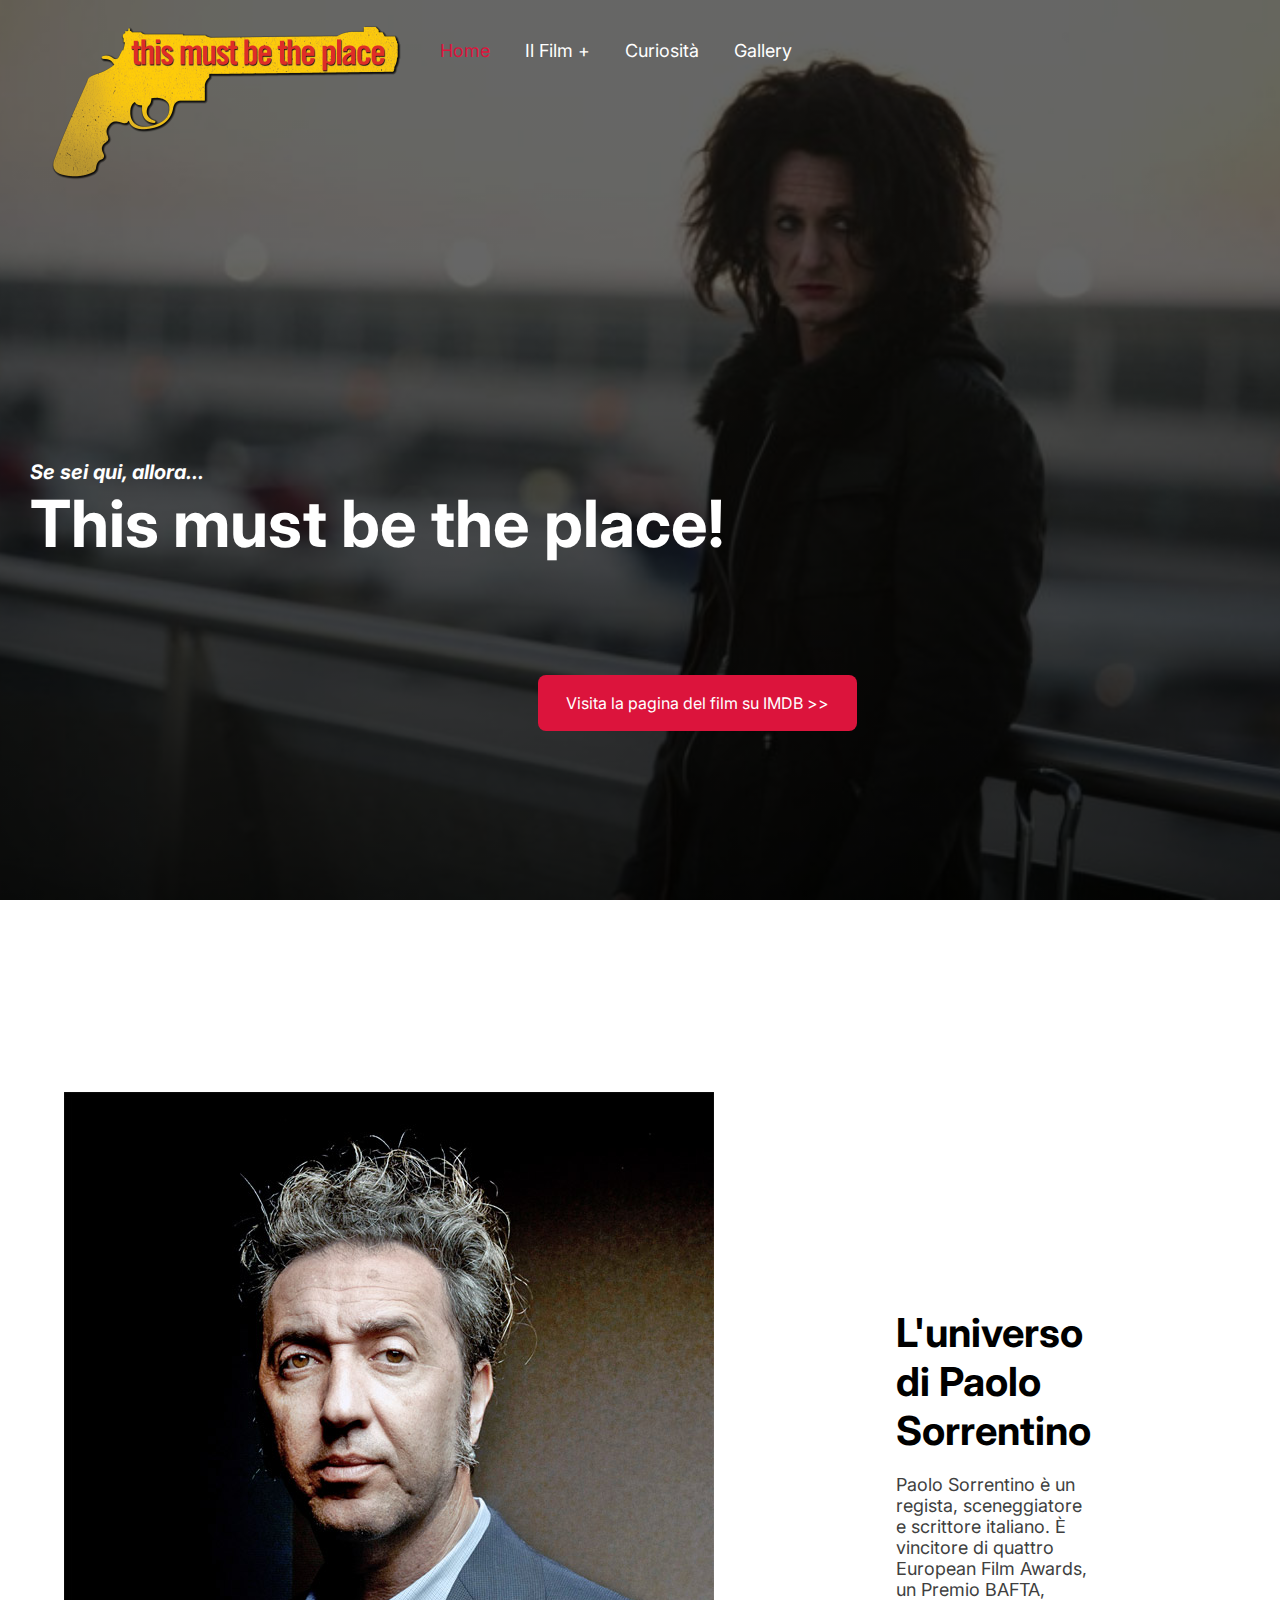
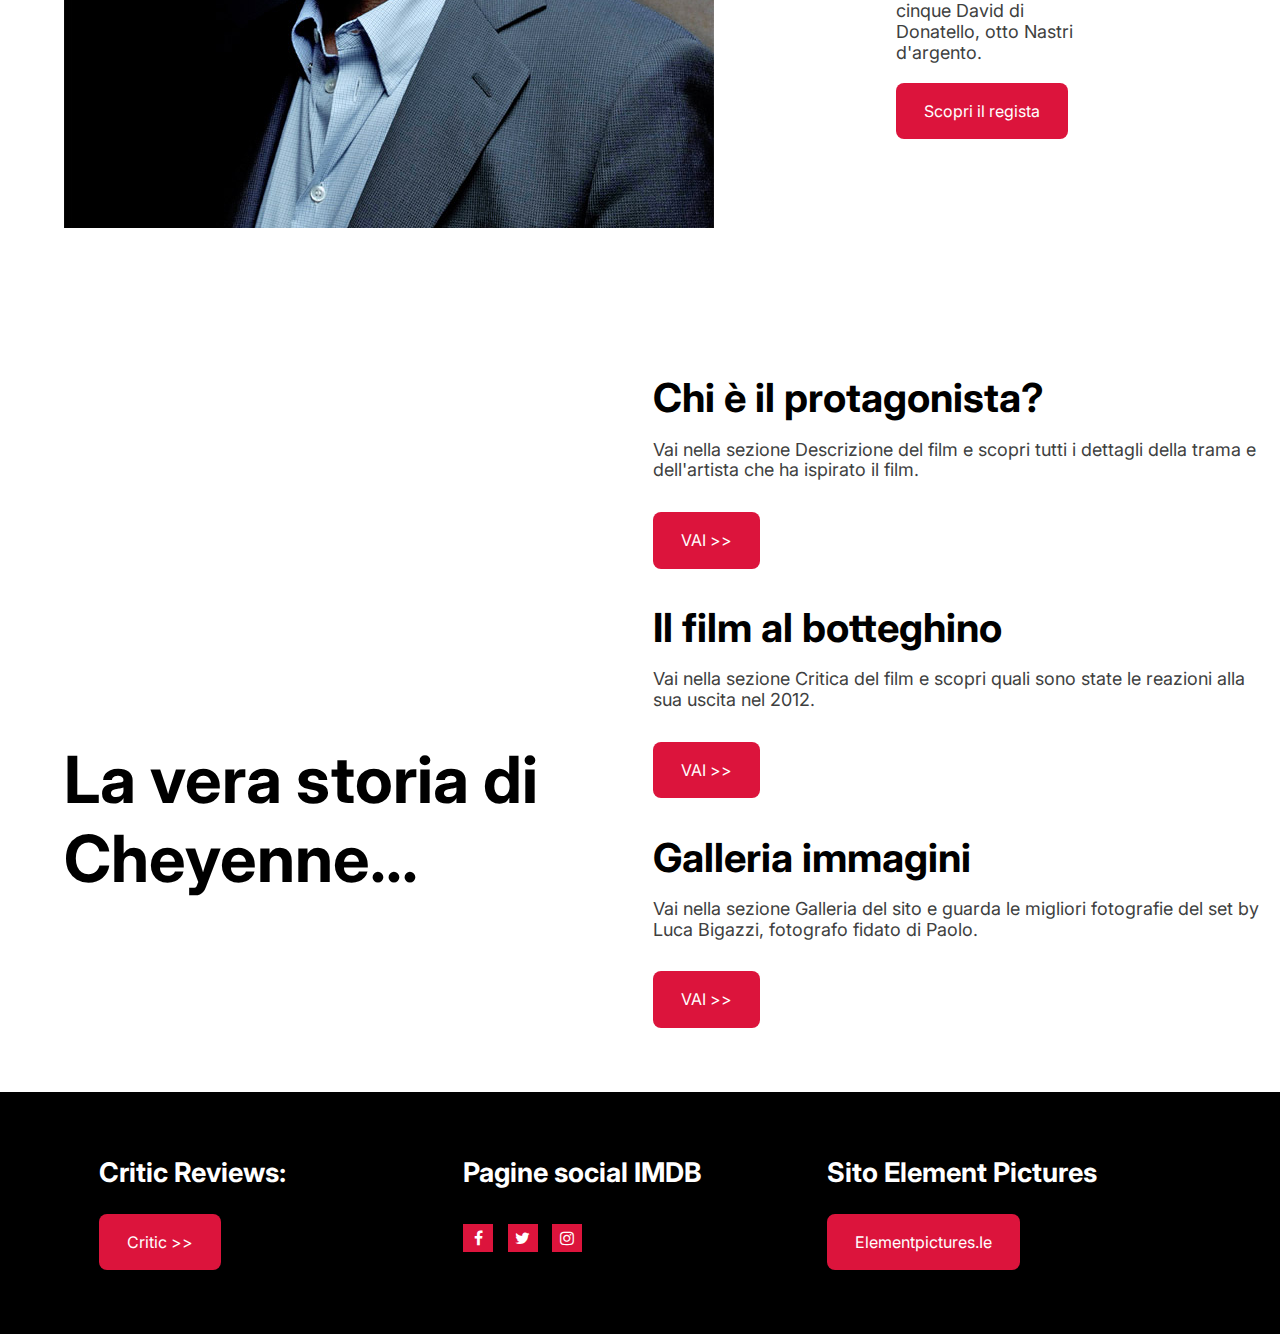
<file: Sito web/Index.html>
<!DOCTYPE html>
<html lang="en">

<head>
  <meta charset="UTF-8">
  <meta name="viewport" content="width=device-width, initial-scale=1.0">
  <meta http-equiv="X-UA-Compatible" content="ie=edge">
  <title>This must be the place</title>
<link rel="stylesheet" href="lostile.css">
<link rel="preconnect" href="https://fonts.gstatic.com">
<link href="https://fonts.googleapis.com/css2?family=Inter:wght@500&display=swap" rel="stylesheet">
<link rel="stylesheet" href="https://cdnjs.cloudflare.com/ajax/libs/font-awesome/4.7.0/css/font-awesome.min.css">
</head>

<body>

<div class="header">
  <div class="logo">
    <a href="Index.html"> <img src="Img/logo3.png" alt=""> </a>
  </div>

  <div class="menu">
      <ul>
       <li> <a href="Index.html" class="colorerosso"> <span class= "colorerosso"> Home </span> </a> </li>
    <li> <a> Il Film + </a>
    <div class="sub-menu">
      <ul>
        <li><a href="Descrizione.html"> Descrizione </a></li>
         <li><a href="Ilcast.html">  Cast </a></li>
         <li><a href="Regia.html">  Regia </a></li>
        <li><a href="Critica.html">  Critica</a></li>
        <li><a href="https://www.imdb.com/title/tt1440345/" target="_blank"> Sito IMDB </a></li>
       </ul>
</div>
</li>
    <li> <a href="curiosità.html">  Curiosità </a></li>
    <li> <a href="Gallery.html">  Gallery </a></li>
    </ul>

  </div>
</div>


<div class="hero">
<div class="hero__content">
<p class="intro-text"> Se sei qui, allora... </p>
<h1 class="big-text"> This must be the place! </h1>
<div class="ctacentrale">
<a href="https://www.imdb.com/title/tt1440345/?ref_=fn_al_tt_1" target="_blank"> Visita la pagina del film su IMDB >> </a>
</div>
</div>
</div>

<div class="poster">
<div class="poster__img">
<img src="Img/PaoloSorrentino.jpg" alt="">
</div>
<div class="poster__content">
  <h2 class="mid-text"> L'universo di Paolo Sorrentino </h2>
  <p class="small-text"> Paolo Sorrentino è un regista, sceneggiatore e scrittore italiano. È vincitore di quattro European Film Awards, un Premio BAFTA, cinque David di Donatello, otto Nastri d'argento.</p>
<a href="https://it.wikipedia.org/wiki/Paolo_Sorrentino " target="_blank" class="button"> Scopri il regista </a>
</div>


</div>

<div class="testocover">
  <div class="testocovertitolo">
    <h3 class="big-text"> La vera storia di Cheyenne...</h3>
  </div>
<div class="testocovertesto">

  <h3 class="mid-text"> Chi è il protagonista? </h3>
    <p class= "small-text"> Vai nella sezione Descrizione del film e scopri tutti i dettagli della trama e dell'artista che ha ispirato il film. </p>
      <a href="Descrizione.html" class="button"> VAI >> </a>

    <h4 class="mid-text"> Il film al botteghino </h4>
      <p class= "small-text"> Vai nella sezione Critica del film e scopri quali sono state le reazioni alla sua uscita nel 2012. </p>
        <a href="Critica.html" class="button"> VAI >> </a>

      <h4 class="mid-text"> Galleria immagini </h4>
        <p class= "small-text"> Vai nella sezione Galleria del sito e guarda le migliori fotografie del set by Luca Bigazzi,  fotografo fidato di Paolo. </p>
          <a href="Gallery.html" class="button"> VAI >> </a>

</div>
</div>

<footer class="footer">
<div class="griglia">
  <div class="column">
    <h4 class="link-text2"> Critic Reviews: </h4>
    <p> <a href=" https://www.imdb.com/title/tt1440345/criticreviews" target="_blank" class="button"> Critic >> </a> </p>
    </div>
    <div class="column">
      <h4 class="link-text2"> Pagine social IMDB </h4>
      <p><a href="https://www.facebook.com/imdb" class="fa fa-facebook" target="_blank"></a>
      <a href="https://twitter.com/IMDb" class="fa fa-twitter" target="_blank"></a>
      <a href="https://www.instagram.com/imdb/" class="fa fa-instagram" target="_blank"></a>
     </p>
    </div>
      <div class="column">
        <h4 class="link-text2"> Sito Element Pictures </h4>
        <p> <a href="https://elementpictures.ie/" class="button" target="_blank"> Elementpictures.Ie </a> </p>
        </div>
</div>
</footer>
</file>
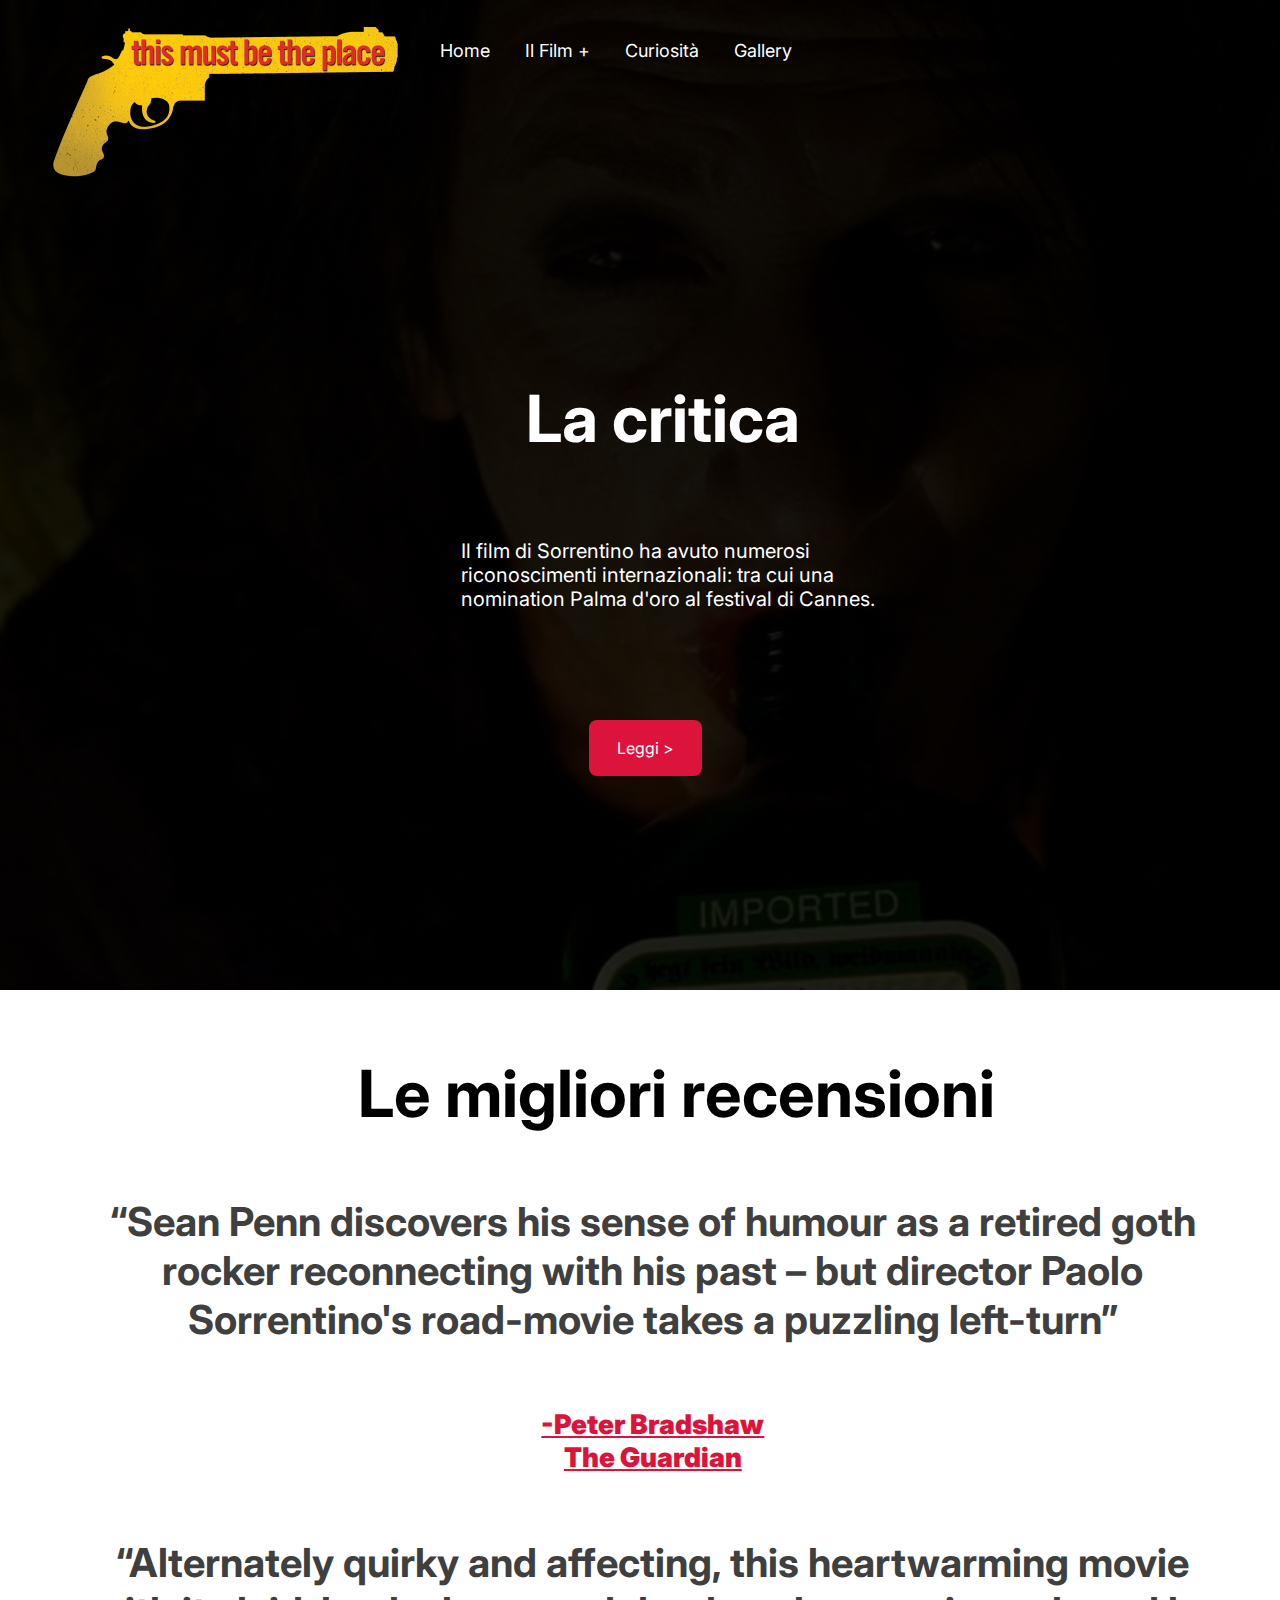
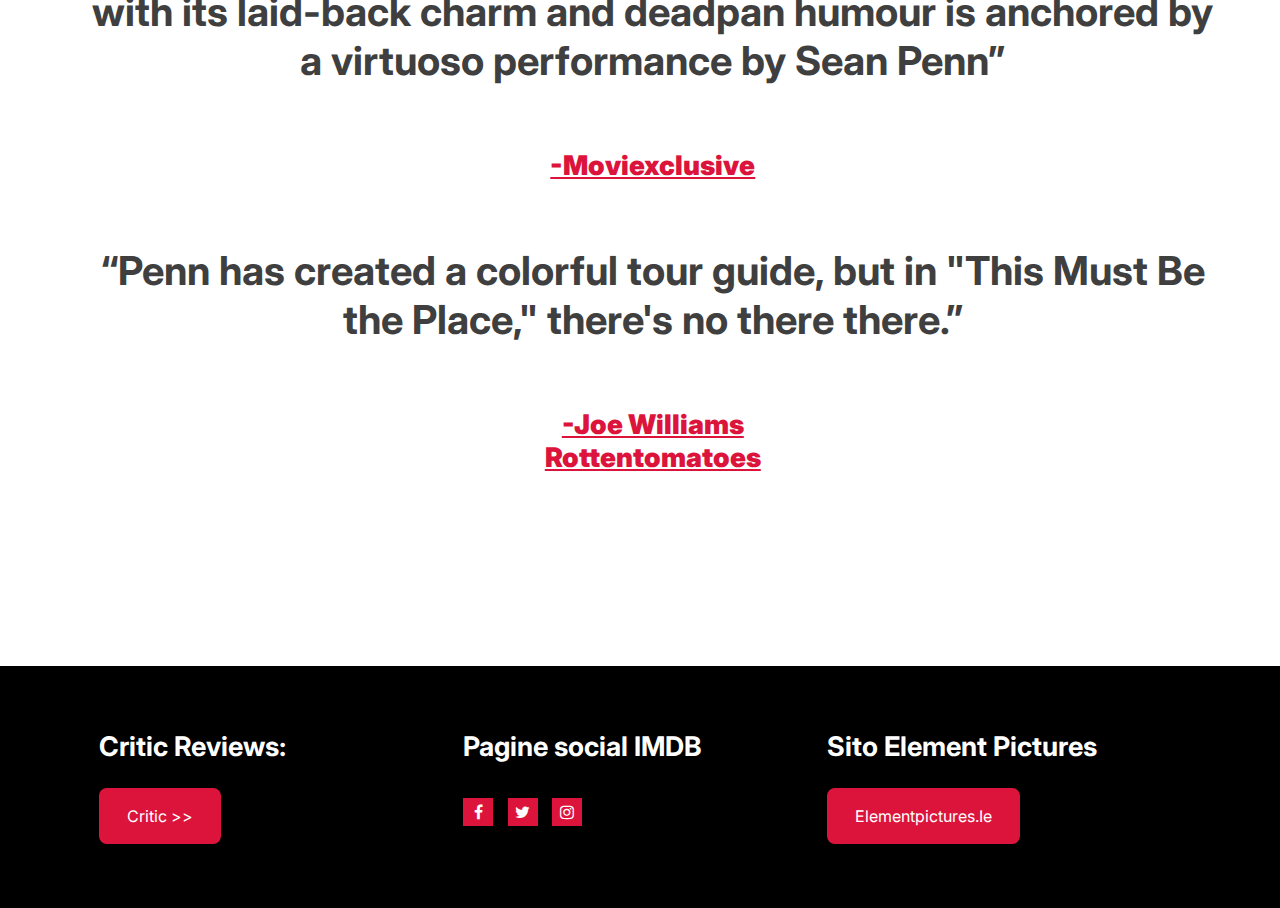
<file: Sito web/Critica.html>
<!DOCTYPE html>
<html lang="en">

<head>
  <meta charset="UTF-8">
  <meta name="viewport" content="width=device-width, initial-scale=1.0">
  <meta http-equiv="X-UA-Compatible" content="ie=edge">
  <title>This must be the place</title>
<link rel="stylesheet" href="lostile.css">
<link rel="preconnect" href="https://fonts.gstatic.com">
<link href="https://fonts.googleapis.com/css2?family=Inter:wght@500&display=swap" rel="stylesheet">
<link rel="stylesheet" href="https://cdnjs.cloudflare.com/ajax/libs/font-awesome/4.7.0/css/font-awesome.min.css">
</head>

<body>

<div class="header">
  <div class="logo">
    <a href="Index.html"> <img src="Img/logo3.png" alt=""> </a>
  </div>

  <div class="menu">
      <ul>
      <li> <a href="Index.html">  Home  </a> </li>
    <li> <a> Il Film + </a>
    <div class="sub-menu">
      <ul>
        <li><a href="Descrizione.html">Descrizione </a></li>
         <li><a href="Ilcast.html">  Cast </a></li>
         <li><a href="Regia.html">  Regia </a></li>
        <li><a href="Critica.html"> <span class= "colorerosso"> Critica </span> </a></li>
        <li><a href="https://www.imdb.com/title/tt1440345/" target="_blank"> Sito IMDB </a></li>
       </ul>
</div>
</li>
    <li> <a href="curiosità.html">  Curiosità </a></li>
    <li> <a href="Gallery.html">  Gallery </a></li>
    </ul>
</div>
</div>
<div class="herocritica">
<div class="hero__contentcritica">
  <h1 class="big-text trex14"> La critica</h1>
  <p class="intro-text3"> Il film di Sorrentino ha avuto numerosi <br> riconoscimenti internazionali: tra cui una <br> nomination Palma d'oro al festival di Cannes. </p>
  <div class="ctacentralecritica">
  <a href="https://www.imdb.com/title/tt1440345/criticreviews" target= "_blank" > Leggi > </a>
  </div>
  </div>
  </div>
<h2 class= "trex11 trex6 big-text"> Le migliori recensioni </h2>
  <h3 class = "mid-text3 trex7 trex10 " > “Sean Penn discovers his sense of humour as a retired goth rocker reconnecting with his past – but director Paolo Sorrentino's road-movie takes a puzzling left-turn” </h3>
   <h4 class="link-text3 trex7" > <U> <a href="https://www.theguardian.com/profile/peterbradshaw" target="_blank"> -Peter Bradshaw <br> The Guardian </a> </U> </h4>
   <h3 class = "mid-text3 trex7 trex10 " > “Alternately quirky and affecting, this heartwarming movie with its laid-back charm and deadpan humour is anchored by a virtuoso performance by Sean Penn” </h3>
    <h4 class="link-text3 trex7"> <U> <a href="https://www.moviexclusive.com/" target="_blank"> -Moviexclusive </a> </U> </h4>
    <h3 class = "mid-text3 trex7 trex10 "> “Penn has created a colorful tour guide, but in "This Must Be the Place," there's no there there.” </h3>
     <h4 class="link-text3 trex7"> <U> <a href="https://www.rottentomatoes.com/critic/joe-williams/movies" target="_blank"> -Joe Williams <br> Rottentomatoes </a> </U> </h4>

     <footer class="footercritica">
     <div class="grigliacritica">
       <div class="column">
         <h4 class="link-text2"> Critic Reviews: </h4>
         <p> <a href=" https://www.imdb.com/title/tt1440345/criticreviews" class="button" target="_blank"> Critic >> </a> </p>
         </div>
         <div class="column">
           <h4 class="link-text2"> Pagine social IMDB </h4>
           <p><a href="https://www.facebook.com/imdb" class="fa fa-facebook" target="_blank"></a>
           <a href="https://twitter.com/IMDb" class="fa fa-twitter" target="_blank"></a>
           <a href="https://www.instagram.com/imdb/" class="fa fa-instagram" target="_blank"></a>
          </p>
         </div>
           <div class="column">
             <h4 class="link-text2"> Sito Element Pictures </h4>
             <p> <a href="https://elementpictures.ie/" class="button" target="_blank"> Elementpictures.Ie </a> </p>
             </div>



     </div>
     </footer>
</file>
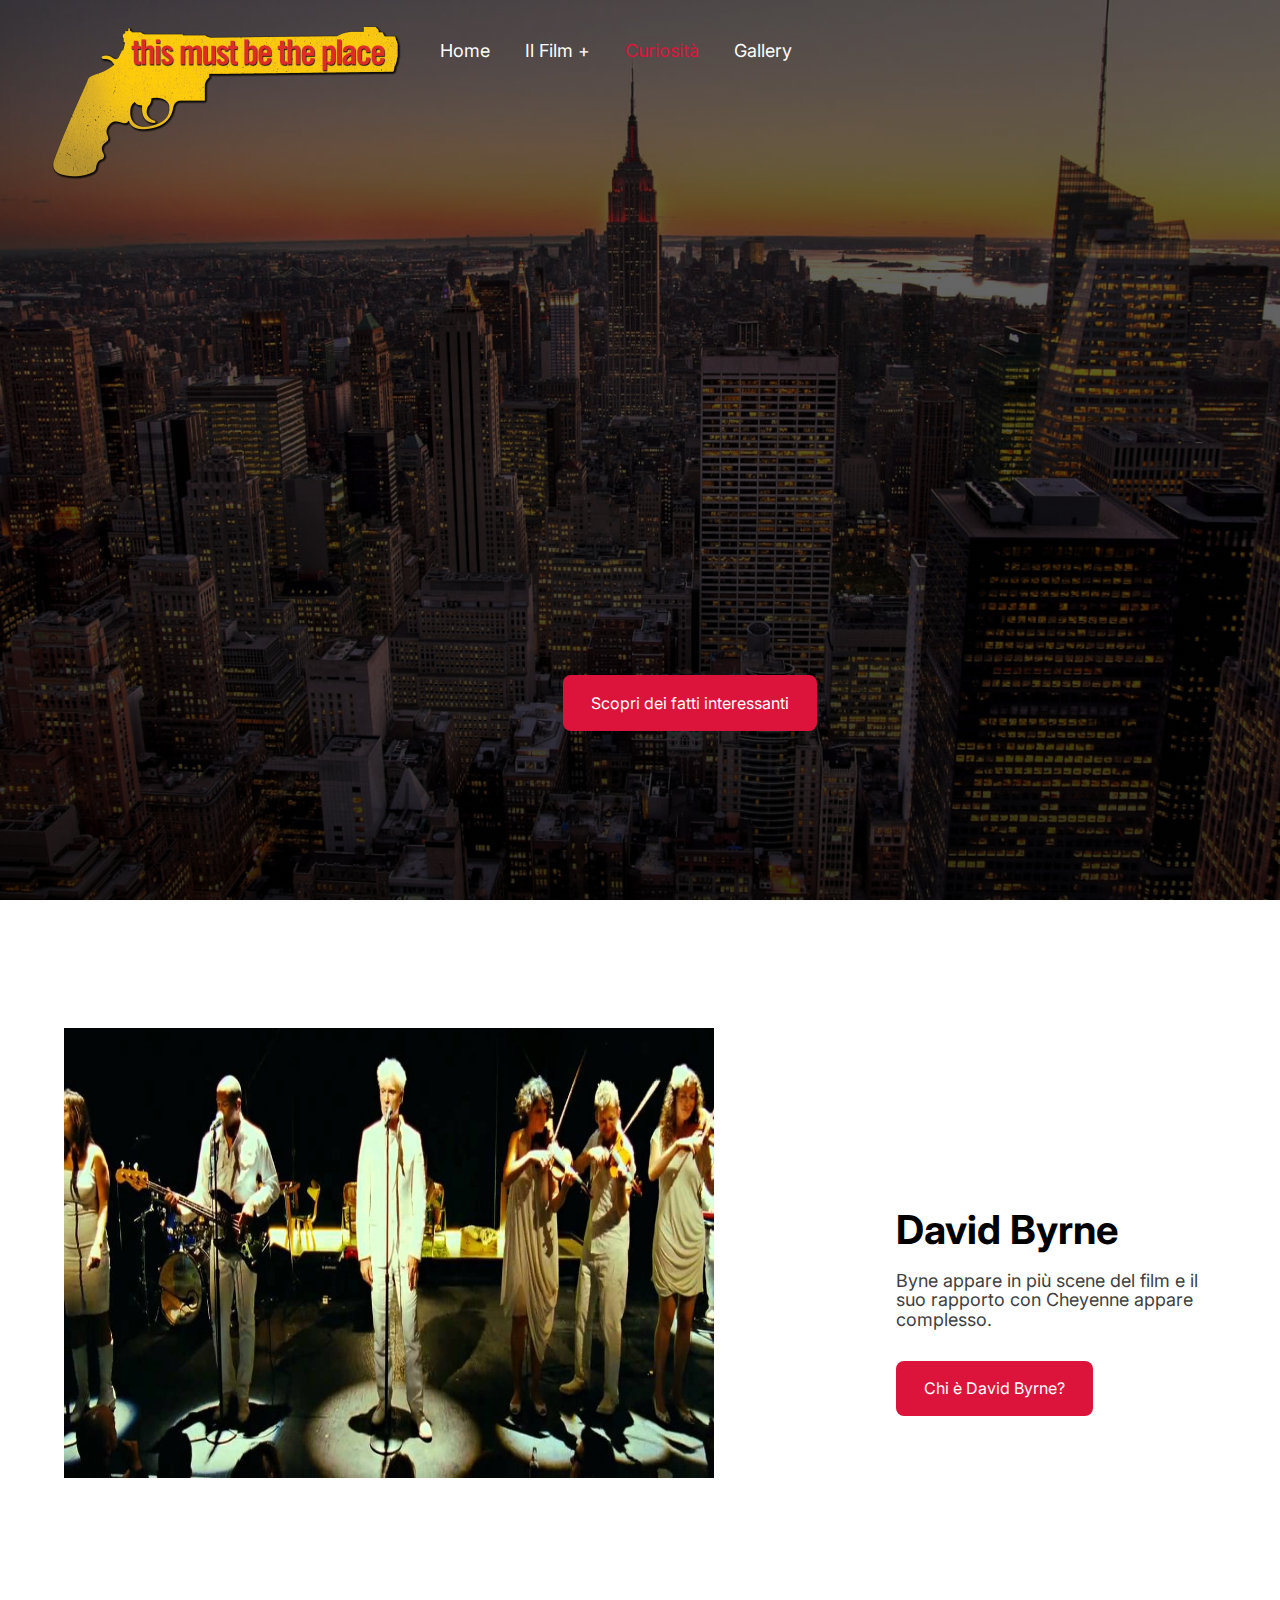
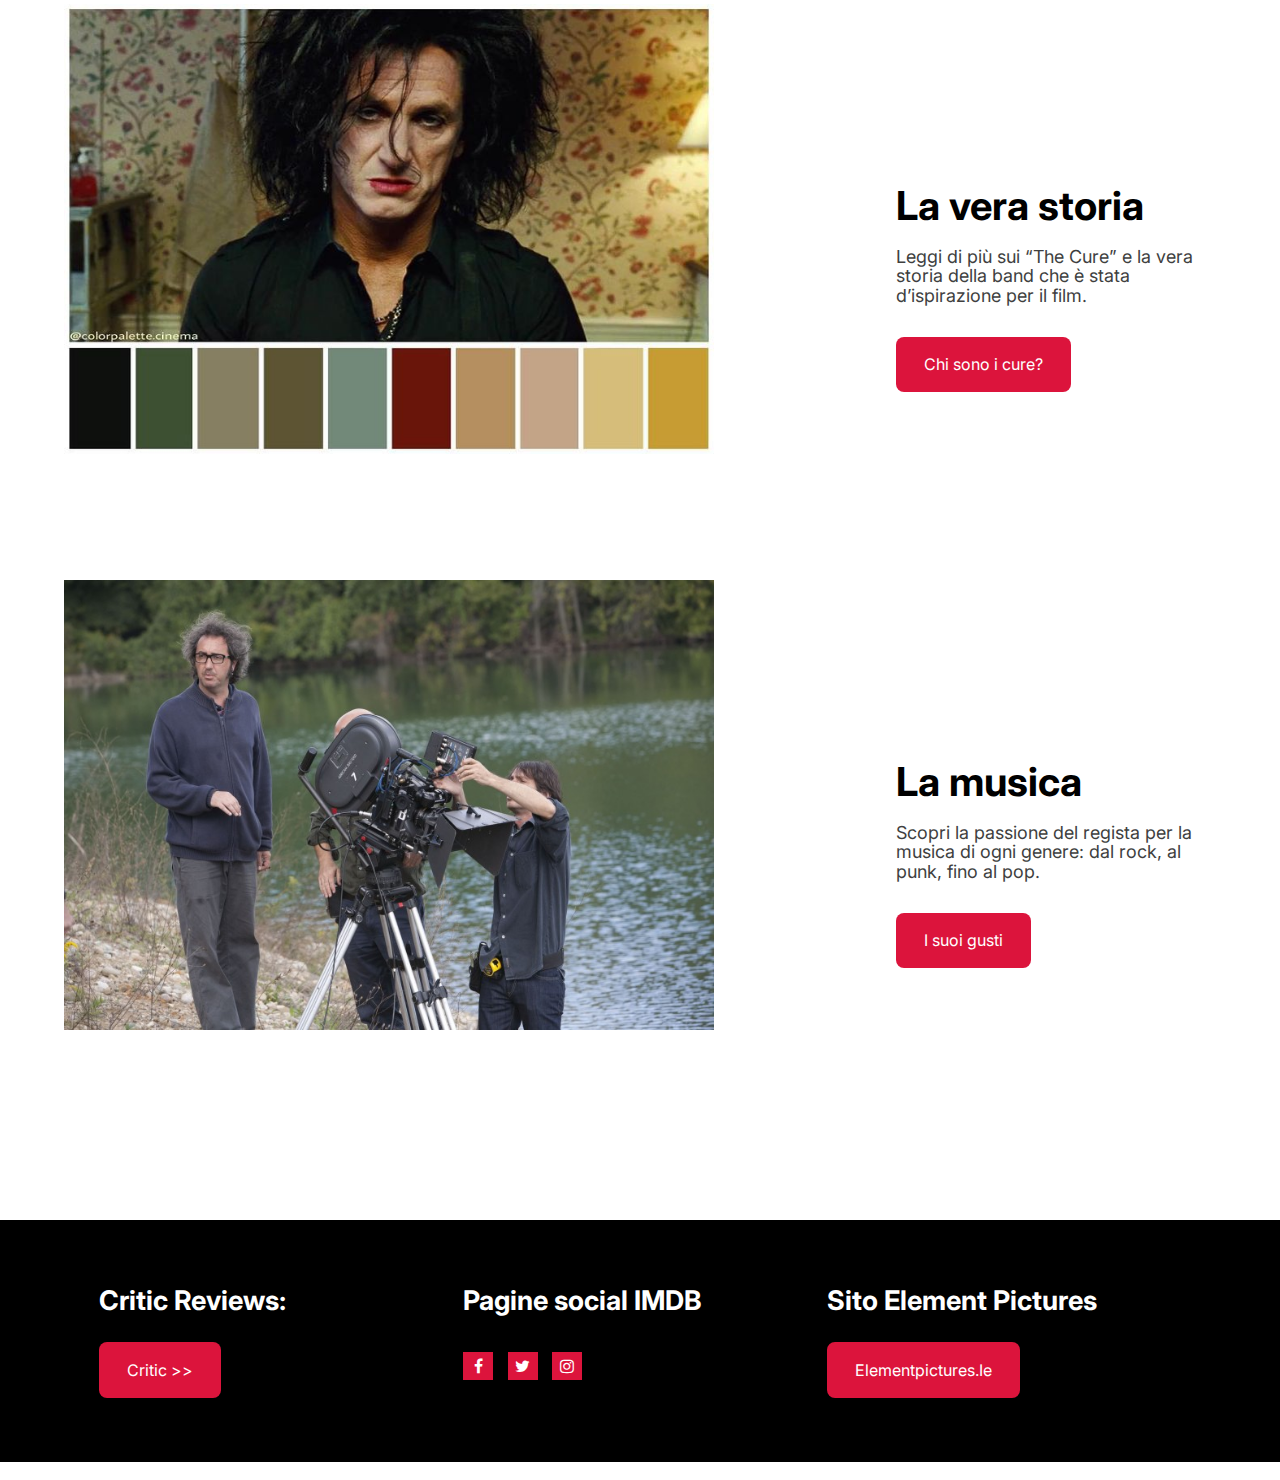
<file: Sito web/curiosità.html>
<!DOCTYPE html>
<html lang="en">

<head>
  <meta charset="UTF-8">
  <meta name="viewport" content="width=device-width, initial-scale=1.0">
  <meta http-equiv="X-UA-Compatible" content="ie=edge">
  <title>This must be the place</title>
<link rel="stylesheet" href="lostile.css">
<link rel="preconnect" href="https://fonts.gstatic.com">
<link href="https://fonts.googleapis.com/css2?family=Inter:wght@500&display=swap" rel="stylesheet">
<link rel="stylesheet" href="https://cdnjs.cloudflare.com/ajax/libs/font-awesome/4.7.0/css/font-awesome.min.css">
</head>

<body>

<div class="header">
  <div class="logo">
    <a href="Index.html"> <img src="Img/logo3.png" alt=""> </a>
  </div>

  <div class="menu">
      <ul>
    <li> <a href="Index.html">  Home </a> </li>
    <li> <a> Il Film + </a>
    <div class="sub-menu">
      <ul>
        <li><a href="Descrizione.html"> Descrizione </a></li>
         <li><a href="Ilcast.html">  Cast </a></li>
         <li><a href="Regia.html">  Regia </a></li>
        <li><a href="Critica.html">  Critica</a></li>
        <li><a href="https://www.imdb.com/title/tt1440345/" target="_blank"> Sito IMDB </a></li>
       </ul>
</div>
</li>
    <li> <a href=""> <span class= "colorerosso"> Curiosità </span> </a> </li>
    <li> <a href="Gallery.html">  Gallery </a></li>
    </ul>

  </div>
</div>
<div class="herocuriosità">
<div class="hero__content">
<div class="ctacentralecuriosità">
<a href="https://www.funweek.it/cinema/this-must-be-the-place-5-curiosita/" target="_blank"> Scopri dei fatti interessanti </a>
</div>
</div>
</div>

<div class="trex3 postercuriosità">
<div class="poster__imgcuriosità">
<img src="Img/David.jpg" alt="" height="450" width="650">
</div>
<div class="poster__contentcuriosità">
  <h2 class="mid-text"> David Byrne </h2>
  <p class="small-text"> Byne appare in più scene del film e il suo rapporto con Cheyenne appare complesso.</p>
<a href="https://it.wikipedia.org/wiki/David_Byrne" class="button" target="_blank"> Chi è David Byrne?</a>
</div>
</div>

<div class="trex postercuriosità">
  <div class="poster__imgcuriosità">
<img src="Img/trucco.jpg" alt="" height="450" width="650">
</div>
<div class="poster__contentcuriosità ">
  <h3 class="mid-text"> La vera storia </h3>
  <p class="small-text"> Leggi di più sui “The Cure” e la vera storia della band che è stata d’ispirazione per il film. </p>
<a href="https://it.wikipedia.org/wiki/The_Cure" class="button" target="_blank"> Chi sono i  cure? </a>
</div>
</div>

<div class="trex2 postercuriosità">
<div class="poster__imgcuriosità">
<img src="Img/Paoloset.jpg" alt="" height="450" width="650">
</div>
<div class="poster__contentcuriosità">
  <h4 class="mid-text"> La musica </h4>
  <p class="small-text"> Scopri la passione del regista per la musica di ogni genere: dal rock, al punk, fino al pop.</p>
<a href="https://music.fanpage.it/la-musica-protagonista-dei-film-di-paolo-sorrentino-ascolta/" class="button" target="_blank"> I suoi gusti </a>
</div>
</div>

<footer class="footercuriosità">
<div class="grigliacuriosità">
  <div class="column">
    <h4 class="link-text2"> Critic Reviews: </h4>
    <p> <a href=" https://www.imdb.com/title/tt1440345/criticreviews" class="button" target="_blank"> Critic >> </a> </p>
    </div>
    <div class="column">
      <h4 class="link-text2"> Pagine social IMDB </h4>
      <p><a href="https://www.facebook.com/imdb" class="fa fa-facebook" target="_blank"></a>
      <a href="https://twitter.com/IMDb" class="fa fa-twitter" target="_blank"></a>
      <a href="https://www.instagram.com/imdb/" class="fa fa-instagram" target="_blank"></a>
     </p>
    </div>
      <div class="column">
        <h4 class="link-text2"> Sito Element Pictures </h4>
        <p> <a href="https://elementpictures.ie/" class="button" target="_blank"> Elementpictures.Ie </a> </p>
        </div>



</div>
</footer>
</file>
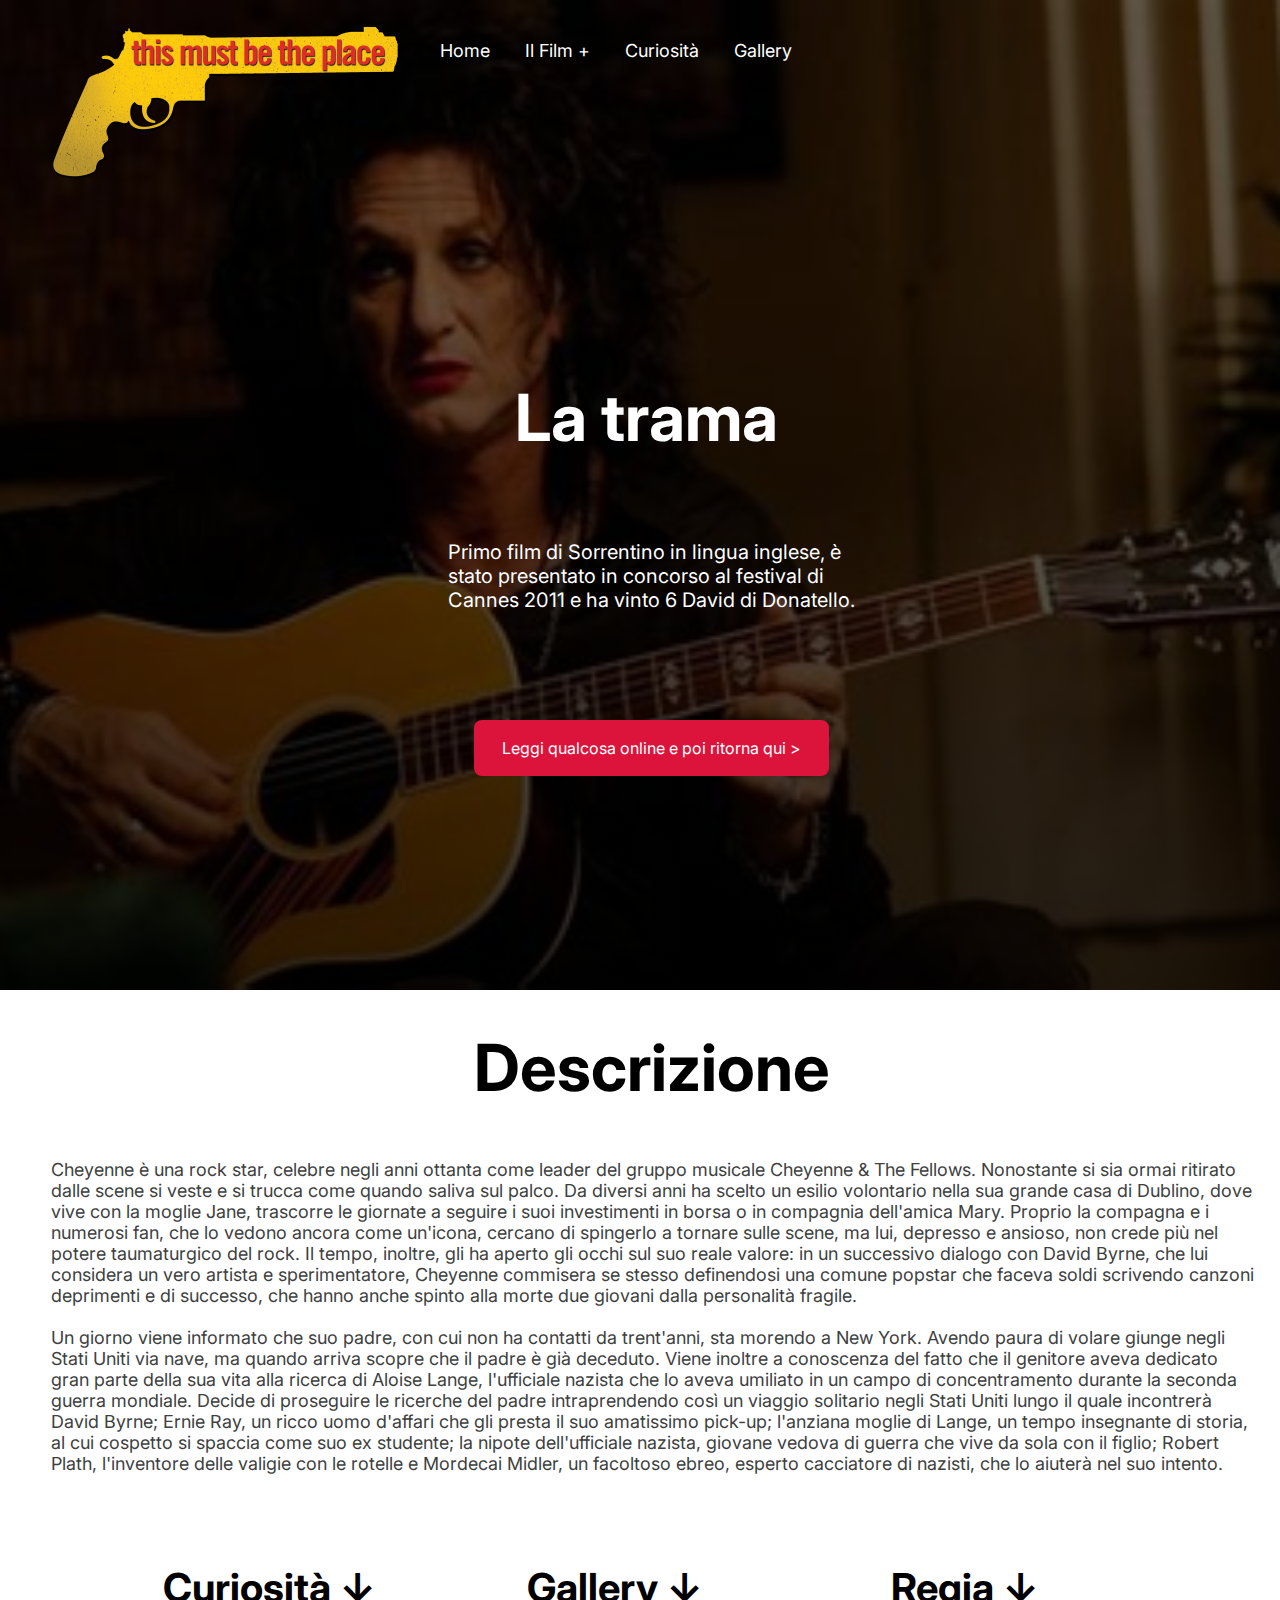
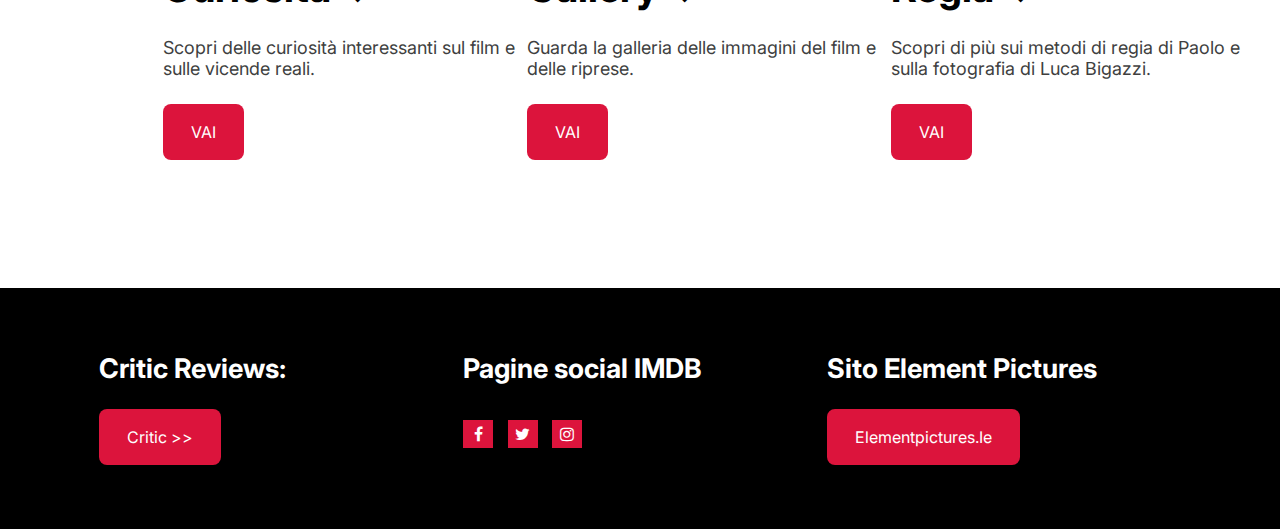
<file: Sito web/Descrizione.html>
<!DOCTYPE html>
<html lang="it">

<head>
  <meta charset="UTF-8">
  <meta name="viewport" content="width=device-width, initial-scale=1.0">
  <meta http-equiv="X-UA-Compatible" content="ie=edge">
  <title>This must be the place</title>
<link rel="stylesheet" href="lostile.css">
<link rel="preconnect" href="https://fonts.gstatic.com">
<link href="https://fonts.googleapis.com/css2?family=Inter:wght@500&display=swap" rel="stylesheet">
<link rel="stylesheet" href="https://cdnjs.cloudflare.com/ajax/libs/font-awesome/4.7.0/css/font-awesome.min.css">
</head>

<body>

<div class="header">
  <div class="logo">
    <a href="Index.html"> <img src="Img/logo3.png" alt=""> </a>
  </div>

  <div class="menu">
      <ul>
      <li> <a href="Index.html">  Home  </a> </li>
    <li> <a> Il Film + </a>
    <div class="sub-menu">
      <ul>
        <li><a href="Descrizione.html"> <span class= "colorerosso"> Descrizione </span > </a></li>
         <li><a href="Ilcast.html">  Cast </a></li>
         <li><a href="Regia.html">  Regia </a></li>
        <li><a href="Critica.html">  Critica</a></li>
        <li><a href="https://www.imdb.com/title/tt1440345/" target="_blank"> Sito IMDB </a></li>
       </ul>
</div>
</li>
    <li> <a href="curiosità.html">  Curiosità </a></li>
    <li> <a href="Gallery.html">  Gallery </a></li>
    </ul>

  </div>
</div>
<div class="herodescrizione">
<div class="hero__contentdescrizione">
<h1 class="big-text trex14"> La trama </h1>
<p class="intro-text3"> Primo film di Sorrentino in lingua inglese, è <br> stato presentato in concorso al festival di <br> Cannes 2011 e ha vinto 6 David di Donatello. </p>
<div class="ctacentraledescrizione">
<a href="https://it.wikipedia.org/wiki/This_Must_Be_the_Place" target="_blank"> Leggi qualcosa online e poi ritorna qui > </a>
</div>
</div>
</div>

<h2 class= " trex15 trex12 big-text"> Descrizione </h2>
  <p class= " trex13 mtnegativo trex7 small-text"> Cheyenne è una rock star, celebre negli anni ottanta come leader del gruppo musicale Cheyenne & The Fellows. Nonostante si sia ormai ritirato dalle scene si veste e si trucca come quando saliva sul palco. Da diversi anni ha scelto un esilio volontario nella sua grande casa di Dublino, dove vive con la moglie Jane, trascorre le giornate a seguire i suoi investimenti in borsa o in compagnia dell'amica Mary. Proprio la compagna e i numerosi fan, che lo vedono ancora come un'icona, cercano di spingerlo a tornare sulle scene, ma lui, depresso e ansioso, non crede più nel potere taumaturgico del rock. Il tempo, inoltre, gli ha aperto gli occhi sul suo reale valore: in un successivo dialogo con David Byrne, che lui considera un vero artista e sperimentatore, Cheyenne commisera se stesso definendosi una comune popstar che faceva soldi scrivendo canzoni deprimenti e di successo, che hanno anche spinto alla morte due giovani dalla personalità fragile.

<br>
<br> Un giorno viene informato che suo padre, con cui non ha contatti da trent'anni, sta morendo a New York. Avendo paura di volare giunge negli Stati Uniti via nave, ma quando arriva scopre che il padre è già deceduto. Viene inoltre a conoscenza del fatto che il genitore aveva dedicato gran parte della sua vita alla ricerca di Aloise Lange, l'ufficiale nazista che lo aveva umiliato in un campo di concentramento durante la seconda guerra mondiale. Decide di proseguire le ricerche del padre intraprendendo così un viaggio solitario negli Stati Uniti lungo il quale incontrerà David Byrne; Ernie Ray, un ricco uomo d'affari che gli presta il suo amatissimo pick-up; l'anziana moglie di Lange, un tempo insegnante di storia, al cui cospetto si spaccia come suo ex studente; la nipote dell'ufficiale nazista, giovane vedova di guerra che vive da sola con il figlio; Robert Plath, l'inventore delle valigie con le rotelle e Mordecai Midler, un facoltoso ebreo, esperto cacciatore di nazisti, che lo aiuterà nel suo intento.

<div class="opzioni">
<div class="griglia2">
  <div class="column">
    <h4 class="mid-text2"> Curiosità ↓ </h4>
     <p class="small-text"> Scopri delle curiosità interessanti sul film e sulle vicende reali.</p>
    <p> <a href="curiosità.html" class="button"> VAI </a> </p>
    </div>
    <div class="column">
      <h4 class="mid-text2"> Gallery ↓ </h4>
      <p class="small-text"> Guarda la galleria delle immagini del film e delle riprese. </p>
      <p> <a href="Gallery.html" class="button"> VAI </a> </p>
    </div>
      <div class="column">
        <h4 class="mid-text2"> Regia ↓ </h4>
         <p class="small-text"> Scopri di più sui metodi di regia di Paolo e <br> sulla fotografia di Luca Bigazzi. </p>
        <p> <a href="Regia.html" class="button"> VAI </a> </p>
        </div>
     </div>
   </div>
<footer class="footerdescrizione">
<div class="griglia">
  <div class="column">
    <h4 class="link-text2"> Critic Reviews: </h4>
    <p> <a href=" https://www.imdb.com/title/tt1440345/criticreviews" class="button" target="_blank"> Critic >> </a> </p>
    </div>
    <div class="column">
      <h4 class="link-text2"> Pagine social IMDB </h4>
      <p><a href="https://www.facebook.com/imdb" class="fa fa-facebook" target="_blank"></a>
      <a href="https://twitter.com/IMDb" class="fa fa-twitter" target="_blank"></a>
      <a href="https://www.instagram.com/imdb/" class="fa fa-instagram" target="_blank"></a>
     </p>
    </div>
      <div class="column">
        <h4 class="link-text2"> Sito Element Pictures </h4>
        <p> <a href="https://elementpictures.ie/" class="button" target="_blank"> Elementpictures.Ie </a> </p>
        </div>
      </div>
    </footer>
</file>
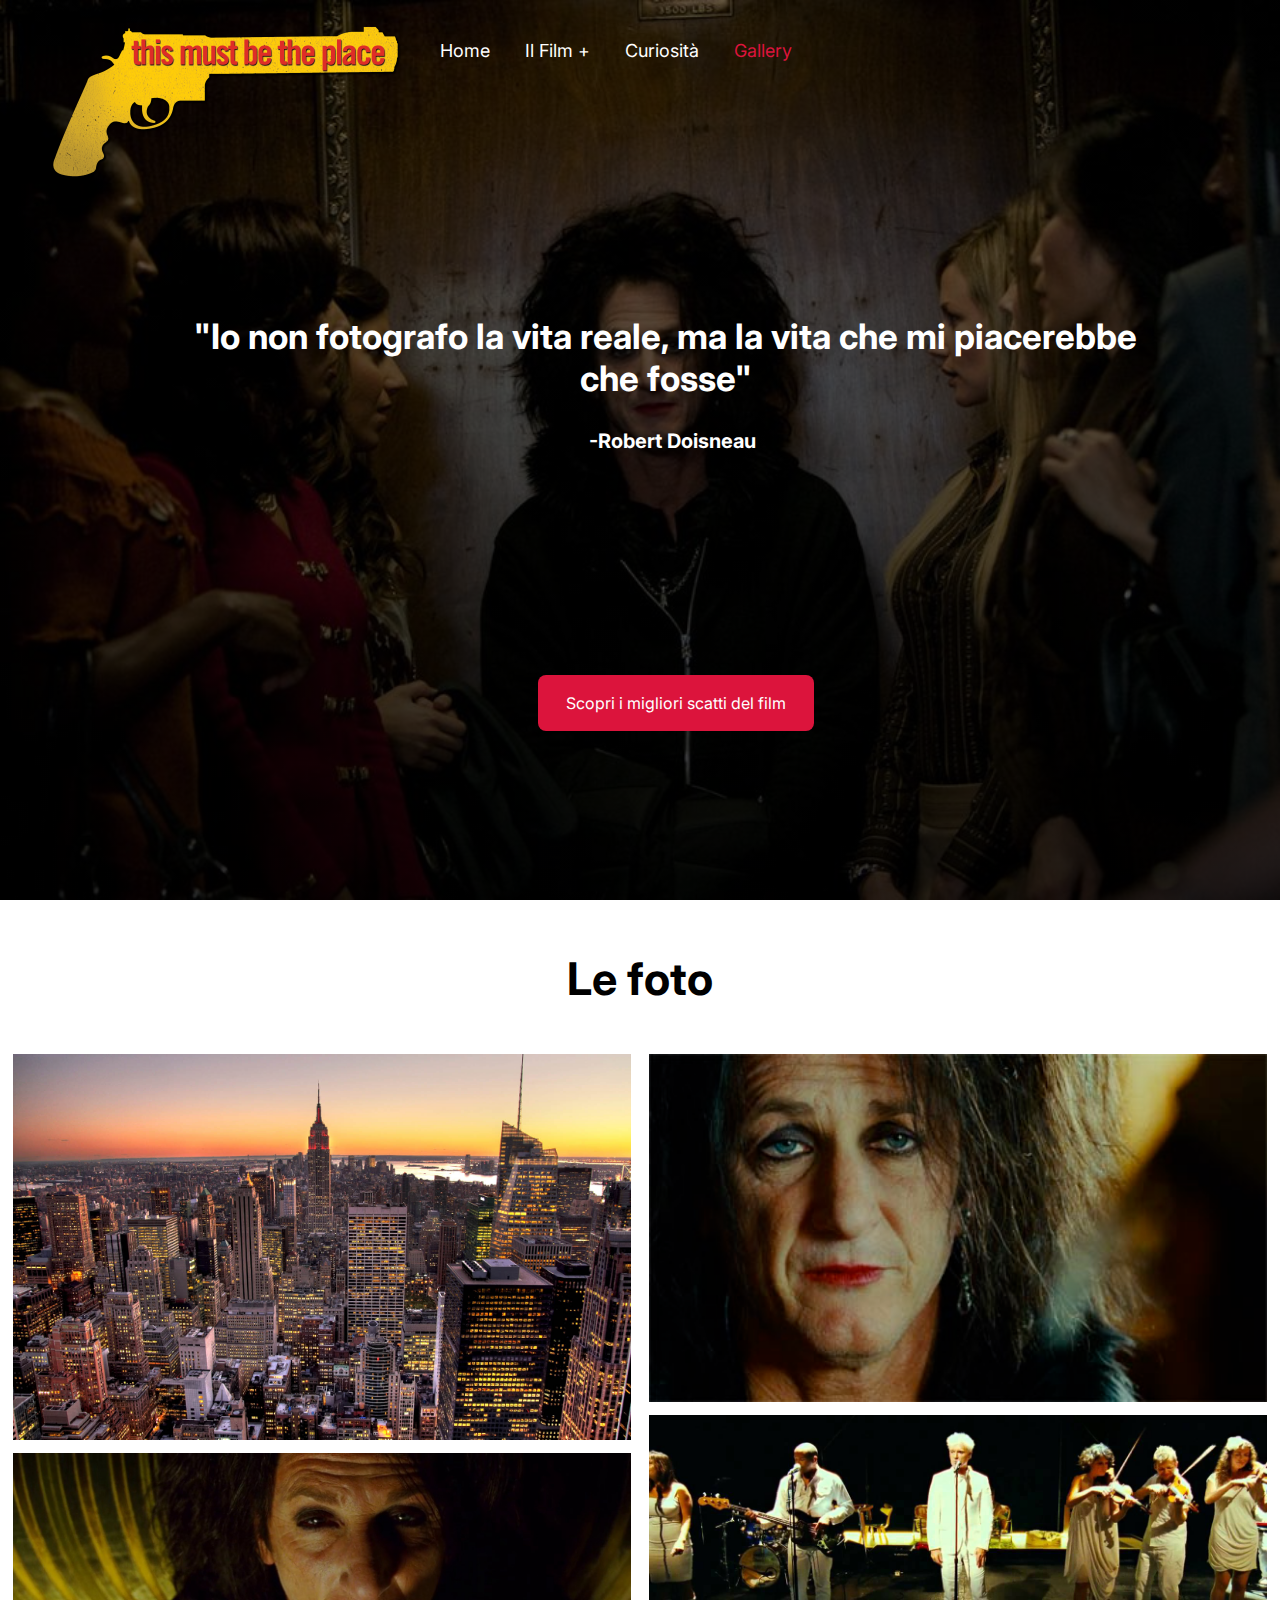
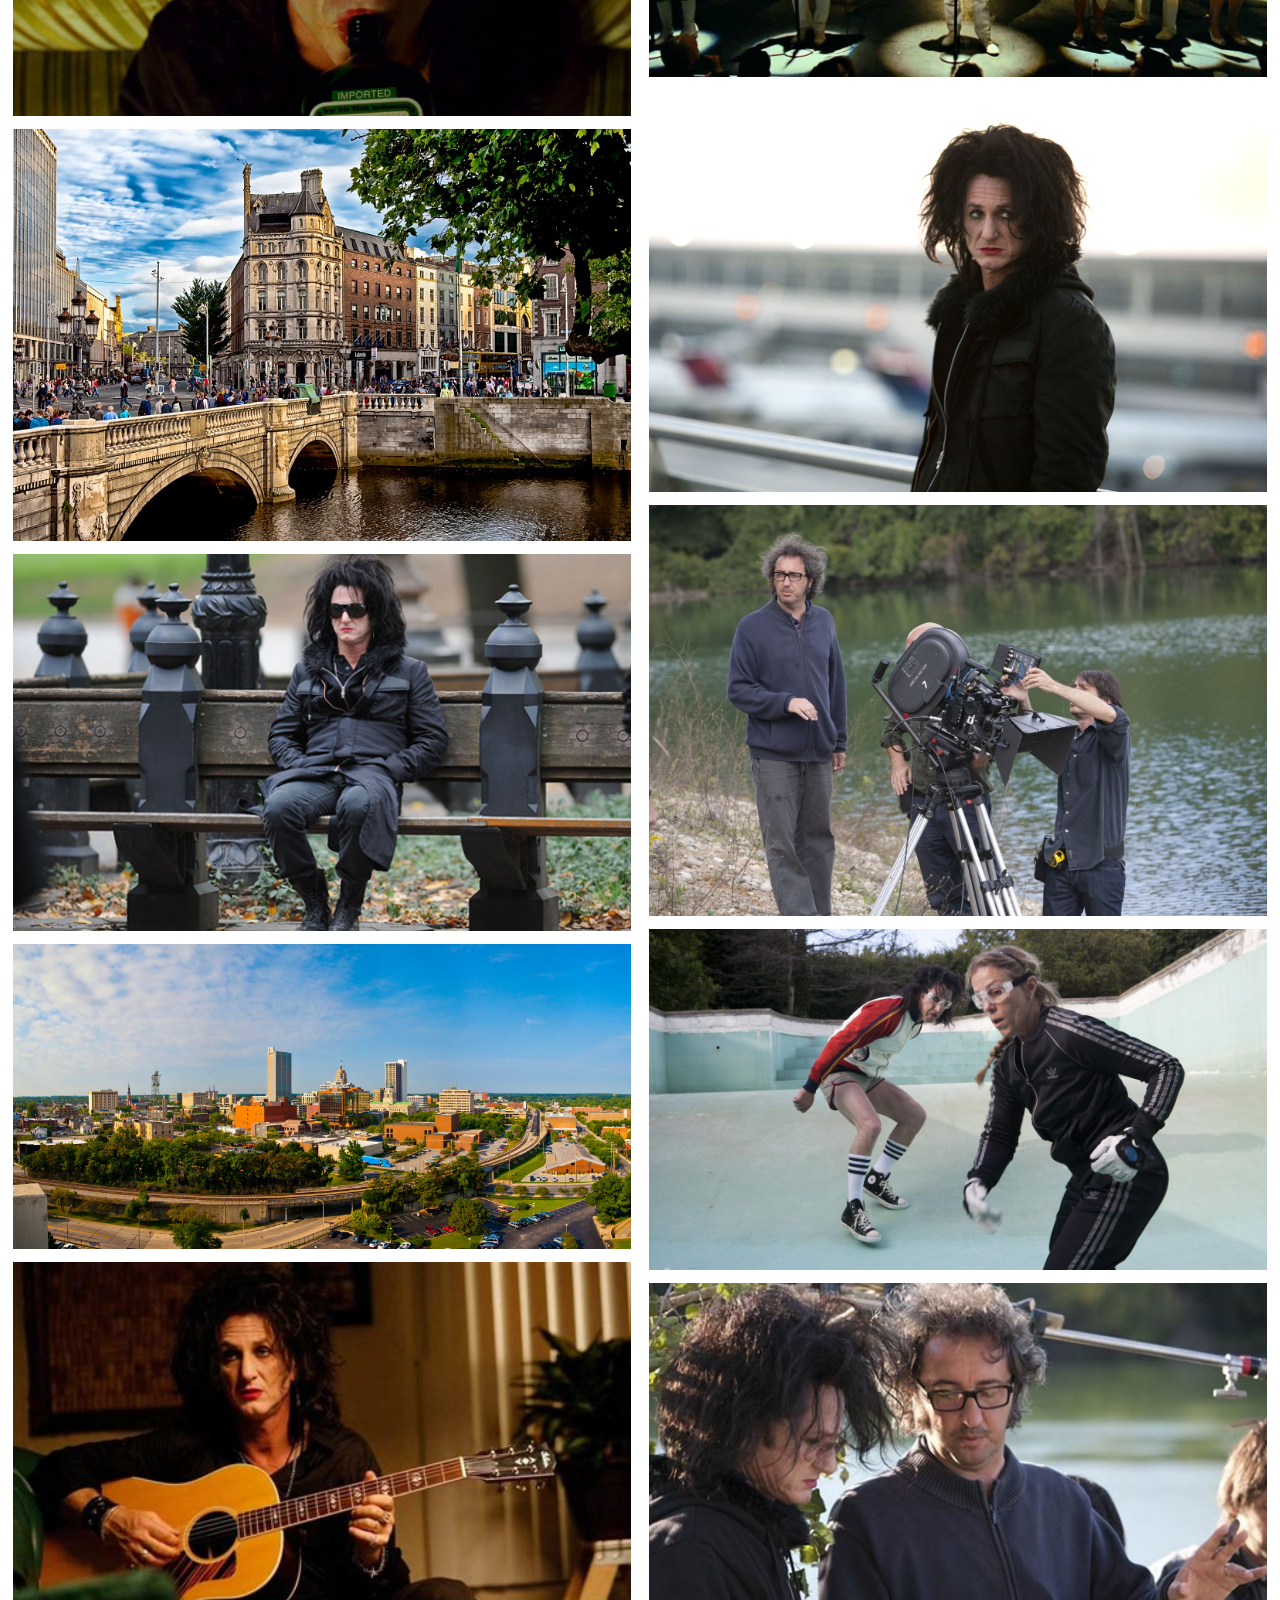
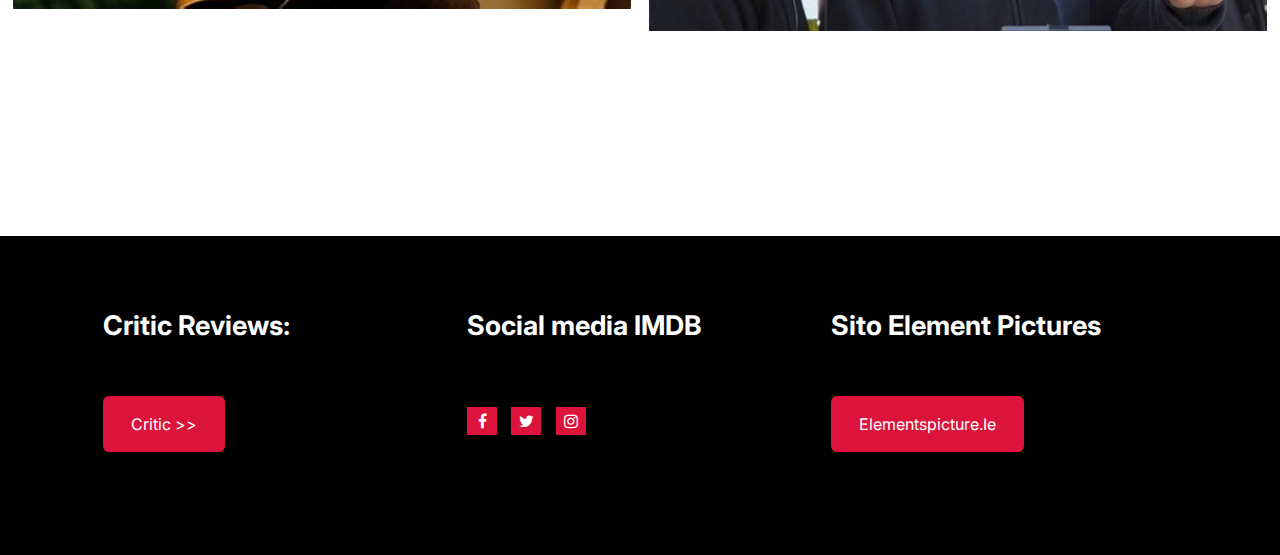
<file: Sito web/Gallery.html>
<!DOCTYPE html>
<html lang="en">

<head>
  <meta charset="UTF-8">
  <meta name="viewport" content="width=device-width, initial-scale=1.0">
  <meta http-equiv="X-UA-Compatible" content="ie=edge">
  <title>This must be the place</title>
<link rel="stylesheet" href="lostileGallery.css">
<link rel="preconnect" href="https://fonts.gstatic.com">
<link href="https://fonts.googleapis.com/css2?family=Inter:wght@500&display=swap" rel="stylesheet">
<link rel="stylesheet" href="https://cdnjs.cloudflare.com/ajax/libs/font-awesome/4.7.0/css/font-awesome.min.css">
</head>

<body>

<div class="header">
  <div class="logo">
    <a href="Index.html"> <img src="Img/logo3.png" alt=""> </a>
  </div>

  <div class="menu">
      <ul>
    <li> <a href="Index.html"> Home </a></li>
    <li> <a> Il Film + </a>
    <div class="sub-menu">
      <ul>
        <li><a href="Descrizione.html"> Descrizione </a></li>
         <li><a href="Ilcast.html">  Cast </a></li>
         <li><a href="Regia.html">  Regia </a></li>
        <li><a href="Critica.html">  Critica</a></li>
        <li><a href="https://www.imdb.com/title/tt1440345/" target="_blank"> Sito IMDB </a></li>
       </ul>
</div>
</li>
    <li> <a href="curiosità.html">  Curiosità </a></li>
    <li> <a href="Gallery.html"> <span class= "colorerosso"> Gallery </span> </a></li>
    </ul>

  </div>
  </div>

<div class="hero">
  <div class="hero__content">
  <h1 class="big-text" > "Io non fotografo la vita reale, ma la vita che mi piacerebbe che fosse" </h1>
  <h2 class="normail-text trex17"> -Robert Doisneau </h2>
</div>
  <div class="ctacentrale">
  <a href="https://www.imdb.com/title/tt1440345/mediaindex" target="_blank" > Scopri i migliori scatti del film </a>
  </div>

</div>


       <h4 class="mid-text mt-4"> Le foto </h4>

        <div class="row mt-6">
          <div class="column">
            <img src="Img/Newyork.jpg" alt="">
            <img src="Img/bottiglia.jpg" alt="">
            <img src="Img/Dublino.jpg" alt="">
            <img src="Img/Cheyenne2.jpg" alt="">
            <img src="Img/Indiana.jpg" alt="">
            <img src="Img/chitarra.jpg" alt="">
          </div>
          <div class="column">
            <img src="Img/seanpenn.jpg" alt="">
            <img src="Img/David.jpg" alt="">
            <img src="Img/aereoporto.jpg" alt="">
            <img src="Img/Paoloset.jpg" alt="">
            <img src="Img/gioco.jpg" alt="">
            <img src="Img/bellifighi.jpg" alt="">
          </div>
        </div>
       <footer class="footer">
        <div class="grigliafooter">
          <div class="column">
            <h4 class="link-text2"> Critic Reviews: </h4>
            <p> <a href=" https://www.imdb.com/title/tt1440345/criticreviews" class="button" target="_blank"> Critic >> </a> </p>
            </div>
            <div class="column">
              <h4 class="link-text2"> Social media IMDB </h4>
              <p><a href="https://www.facebook.com/imdb" class="fa fa-facebook" target="_blank"></a>
              <a href="https://twitter.com/IMDb" class="fa fa-twitter" target="_blank"></a>
              <a href="https://www.instagram.com/imdb/" class="fa fa-instagram" target="_blank"></a>
             </p>
            </div>
              <div class="column">
                <h4 class="link-text2"> Sito Element Pictures </h4>
                <p> <a href="https://elementpictures.ie/" class="button" target="_blank"> Elementspicture.Ie </a> </p>
                </div>



        </div>
        </footer>
</file>
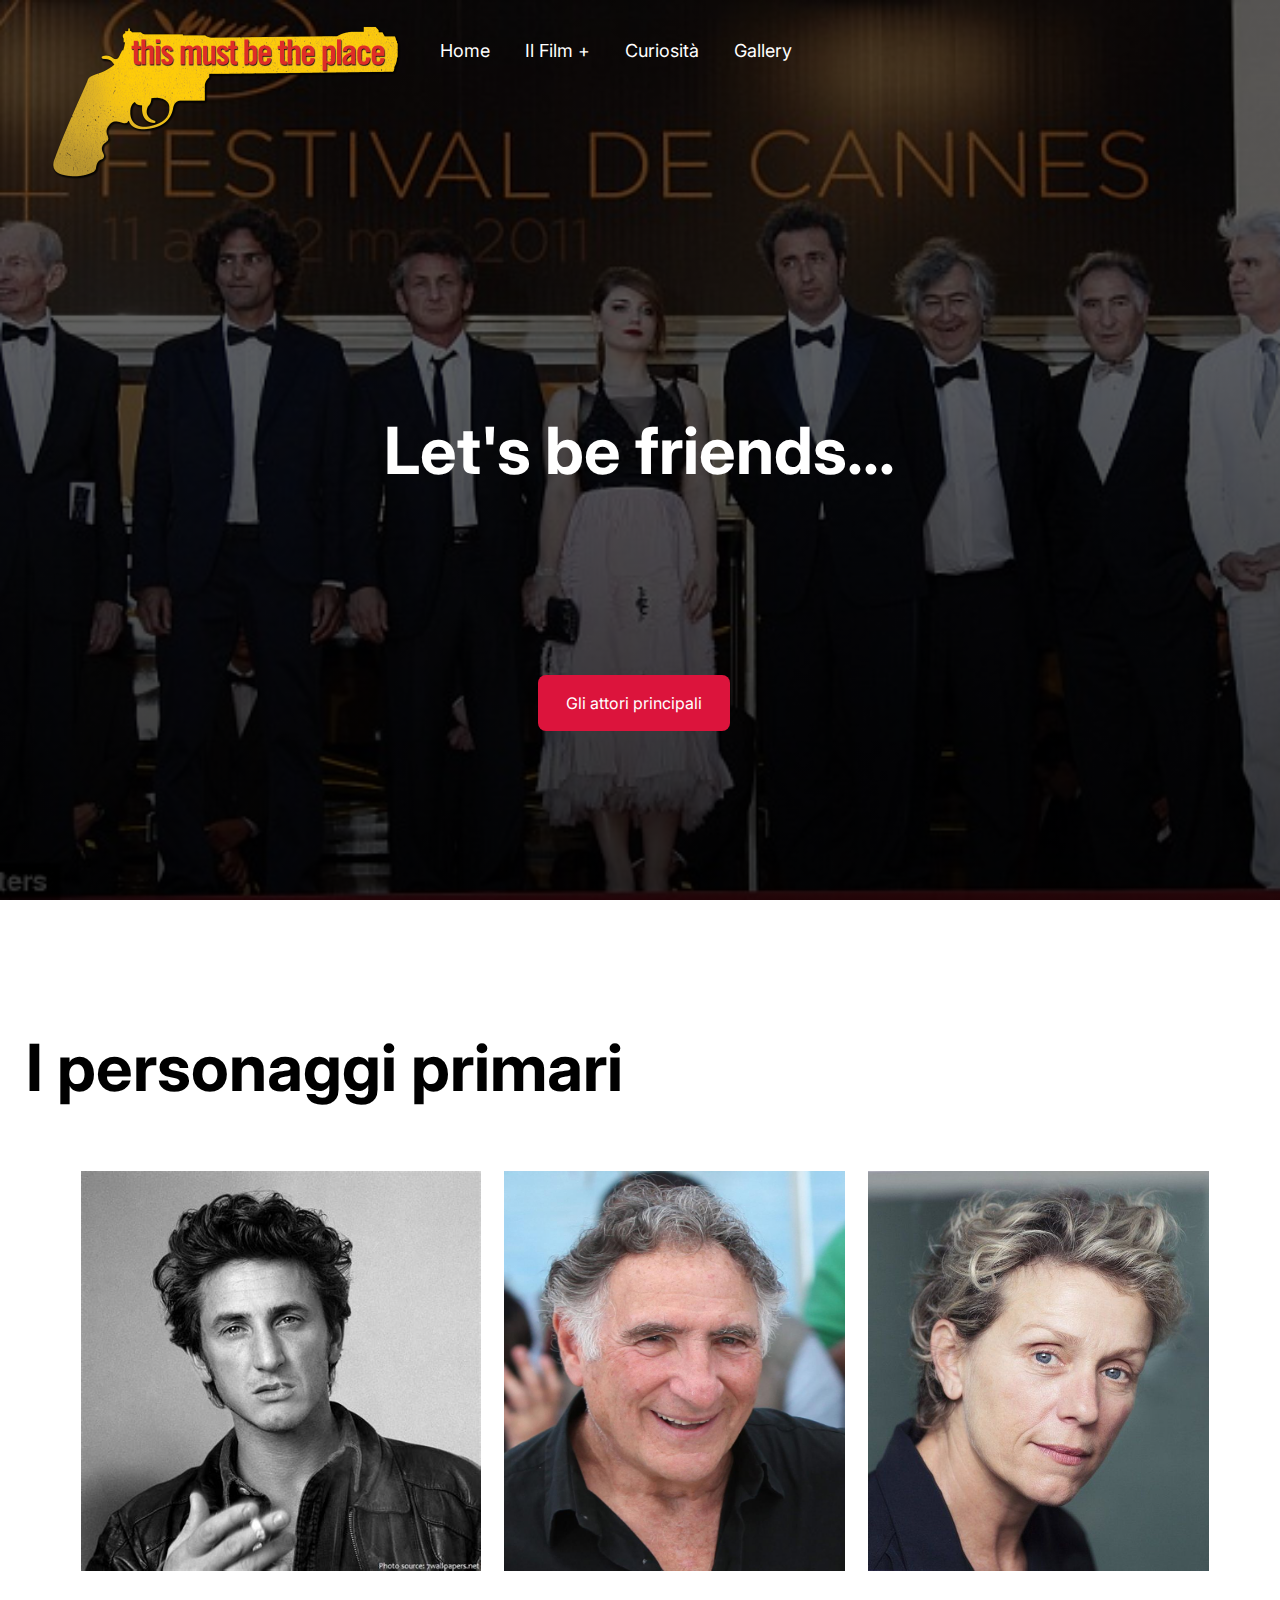
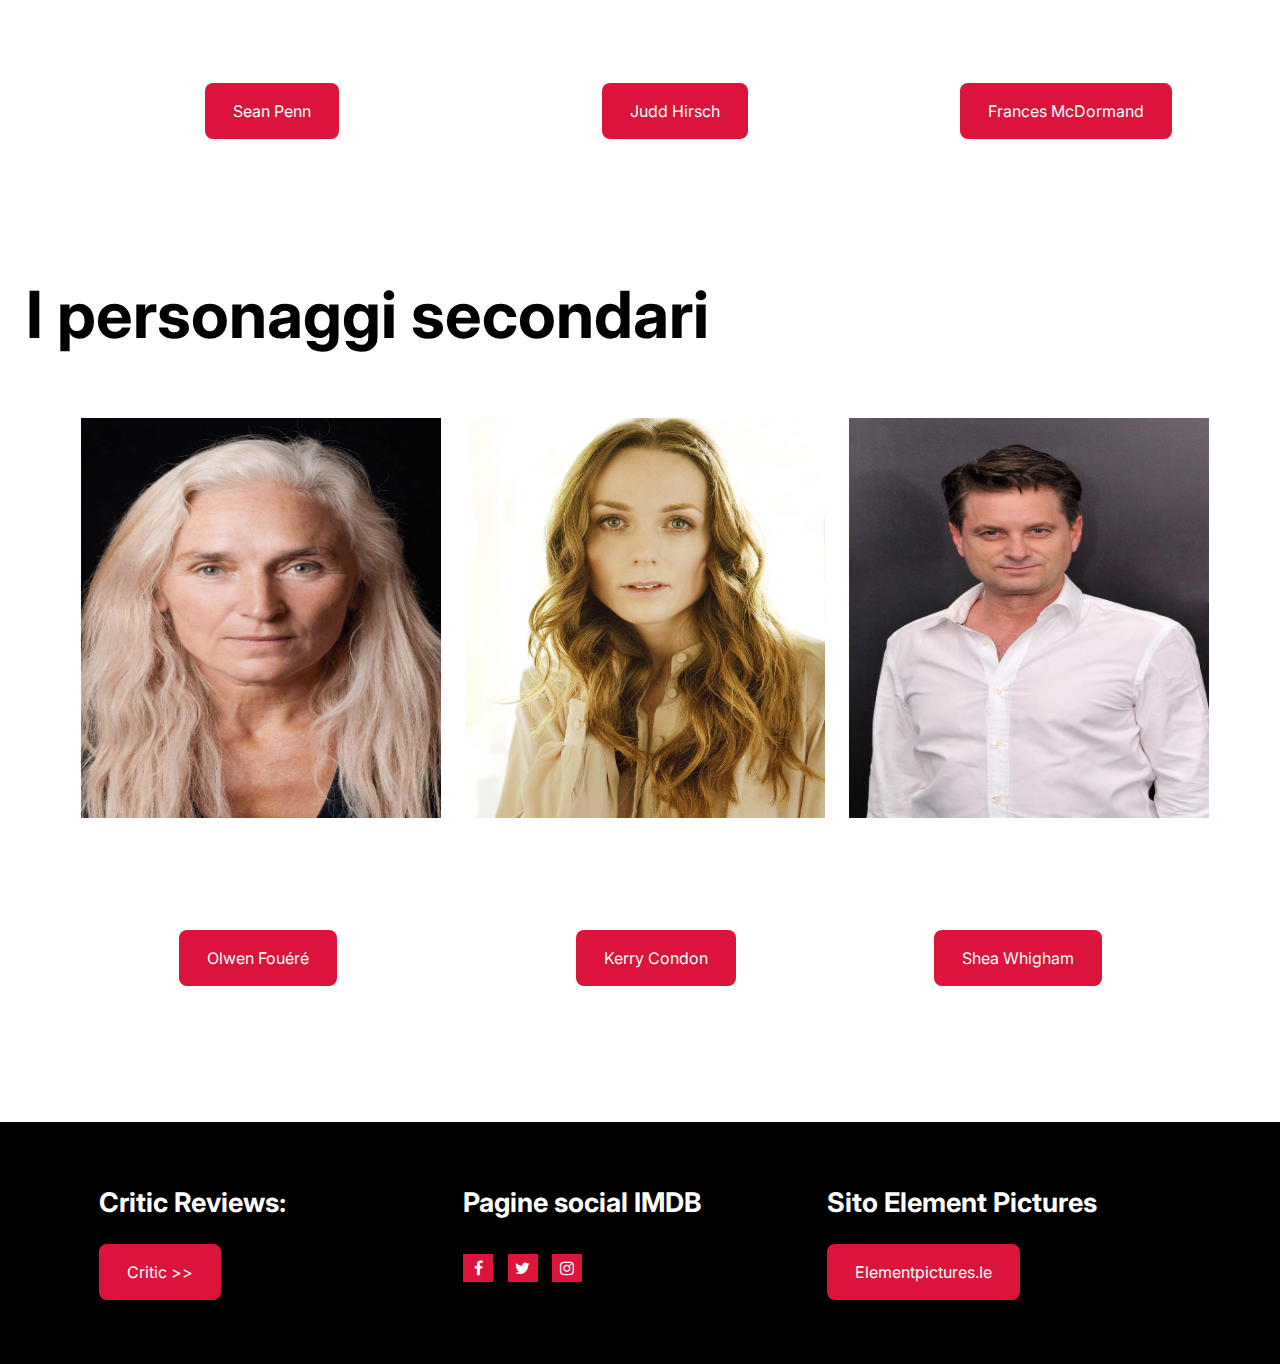
<file: Sito web/Ilcast.html>
<!DOCTYPE html>
<html lang="en">

<head>
  <meta charset="UTF-8">
  <meta name="viewport" content="width=device-width, initial-scale=1.0">
  <meta http-equiv="X-UA-Compatible" content="ie=edge">
  <title>This must be the place</title>
<link rel="stylesheet" href="lostile.css">
<link rel="preconnect" href="https://fonts.gstatic.com">
<link href="https://fonts.googleapis.com/css2?family=Inter:wght@500&display=swap" rel="stylesheet">
<link rel="stylesheet" href="https://cdnjs.cloudflare.com/ajax/libs/font-awesome/4.7.0/css/font-awesome.min.css">
</head>

<body>

<div class="header">
  <div class="logo">
    <a href="Index.html"> <img src="Img/logo3.png" alt=""> </a>
  </div>

  <div class="menu">
      <ul>
      <li> <a href="Index.html"> Home </a> </li>
    <li> <a> Il Film + </a>
    <div class="sub-menu">
      <ul>
        <li><a href="Descrizione.html"> Descrizione </a></li>
         <li><a href="Ilcast.html">  <span class= "colorerosso"> Cast </span> </a> </li>
         <li><a href="Regia.html">  Regia </a></li>
        <li><a href="Critica.html">  Critica</a></li>
        <li><a href="https://www.imdb.com/title/tt1440345/" target="_blank"> Sito IMDB </a></li>
       </ul>
</div>
</li>
    <li> <a href="curiosità.html">  Curiosità </a></li>
    <li> <a href="Gallery.html">  Gallery </a></li>
    </ul>

  </div>
</div>
<div class="herocast">
<div class="herocontentcast">
<h1 class="big-text"> Let's be friends... </h1>
<div class="ctacentrale2">
<a href="https://www.mymovies.it/film/2011/thismustbetheplace/cast/" target="_blank"> Gli attori principali </a>
</div>
</div>
</div>

<h2 class="big-text trex3 trex7"> I personaggi primari </h2>
  <div class="row trex6">
    <div class="columncast">
      <img src="Img/young.jpg" alt="" height="400" width="600">
      <img src="Img/judd.jpg" alt="" height="400" width="600">
      <img src="Img/frances.jpg" alt="" height="400" width="600">
</div>
</div>
<div class="ctapersonaggi1">
<a href="https://it.wikipedia.org/wiki/Sean_Penn" target="_blank"> Sean Penn </a>
</div>
<div class="ctapersonaggi2">
<a href="https://it.wikipedia.org/wiki/Judd_Hirsch" target="_blank"> Judd Hirsch </a>
</div>
<div class="ctapersonaggi3">
<a href="https://it.wikipedia.org/wiki/Frances_McDormand" target="_blank"> Frances McDormand </a>
</div>
<h2 class="big-text trex trex7"> I personaggi secondari </h2>
  <div class="row trex6">
    <div class="columncast">
      <img src="Img/Olwen.jpg" alt="" height="400" width="600">
      <img src="Img/Kerry.jpg" alt="" height="400" width="600">
      <img src="Img/shea.jpg" alt="" height="400" width="600">
</div>
</div>
<div class="ctapersonaggi4">
  <a href="https://www.imdb.com/name/nm0288260/" target="_blank"> Olwen Fouéré </a>
  </div>
  <div class="ctapersonaggi5">
    <a href="https://en.wikipedia.org/wiki/Kerry_Condon" target="_blank"> Kerry Condon </a>
    </div>
    <div class="ctapersonaggi6">
      <a href="https://en.wikipedia.org/wiki/Shea_Whigham" target="_blank"> Shea Whigham </a>
      </div>

      <footer class="footercast">
      <div class="grigliacast">
        <div class="column">
          <h4 class="link-text2"> Critic Reviews: </h4>
          <p> <a href=" https://www.imdb.com/title/tt1440345/criticreviews" class="button" target="_blank"> Critic >> </a> </p>
          </div>
          <div class="column">
            <h4 class="link-text2"> Pagine social IMDB </h4>
            <p><a href="https://www.facebook.com/imdb" class="fa fa-facebook" target="_blank"></a>
            <a href="https://twitter.com/IMDb" class="fa fa-twitter" target="_blank"></a>
            <a href="https://www.instagram.com/imdb/" class="fa fa-instagram" target="_blank"></a>
           </p>
          </div>
            <div class="column">
              <h4 class="link-text2"> Sito Element Pictures </h4>
              <p> <a href="https://elementpictures.ie/" class="button" target="_blank"> Elementpictures.Ie </a> </p>
              </div>



      </div>
      </footer>
</file>
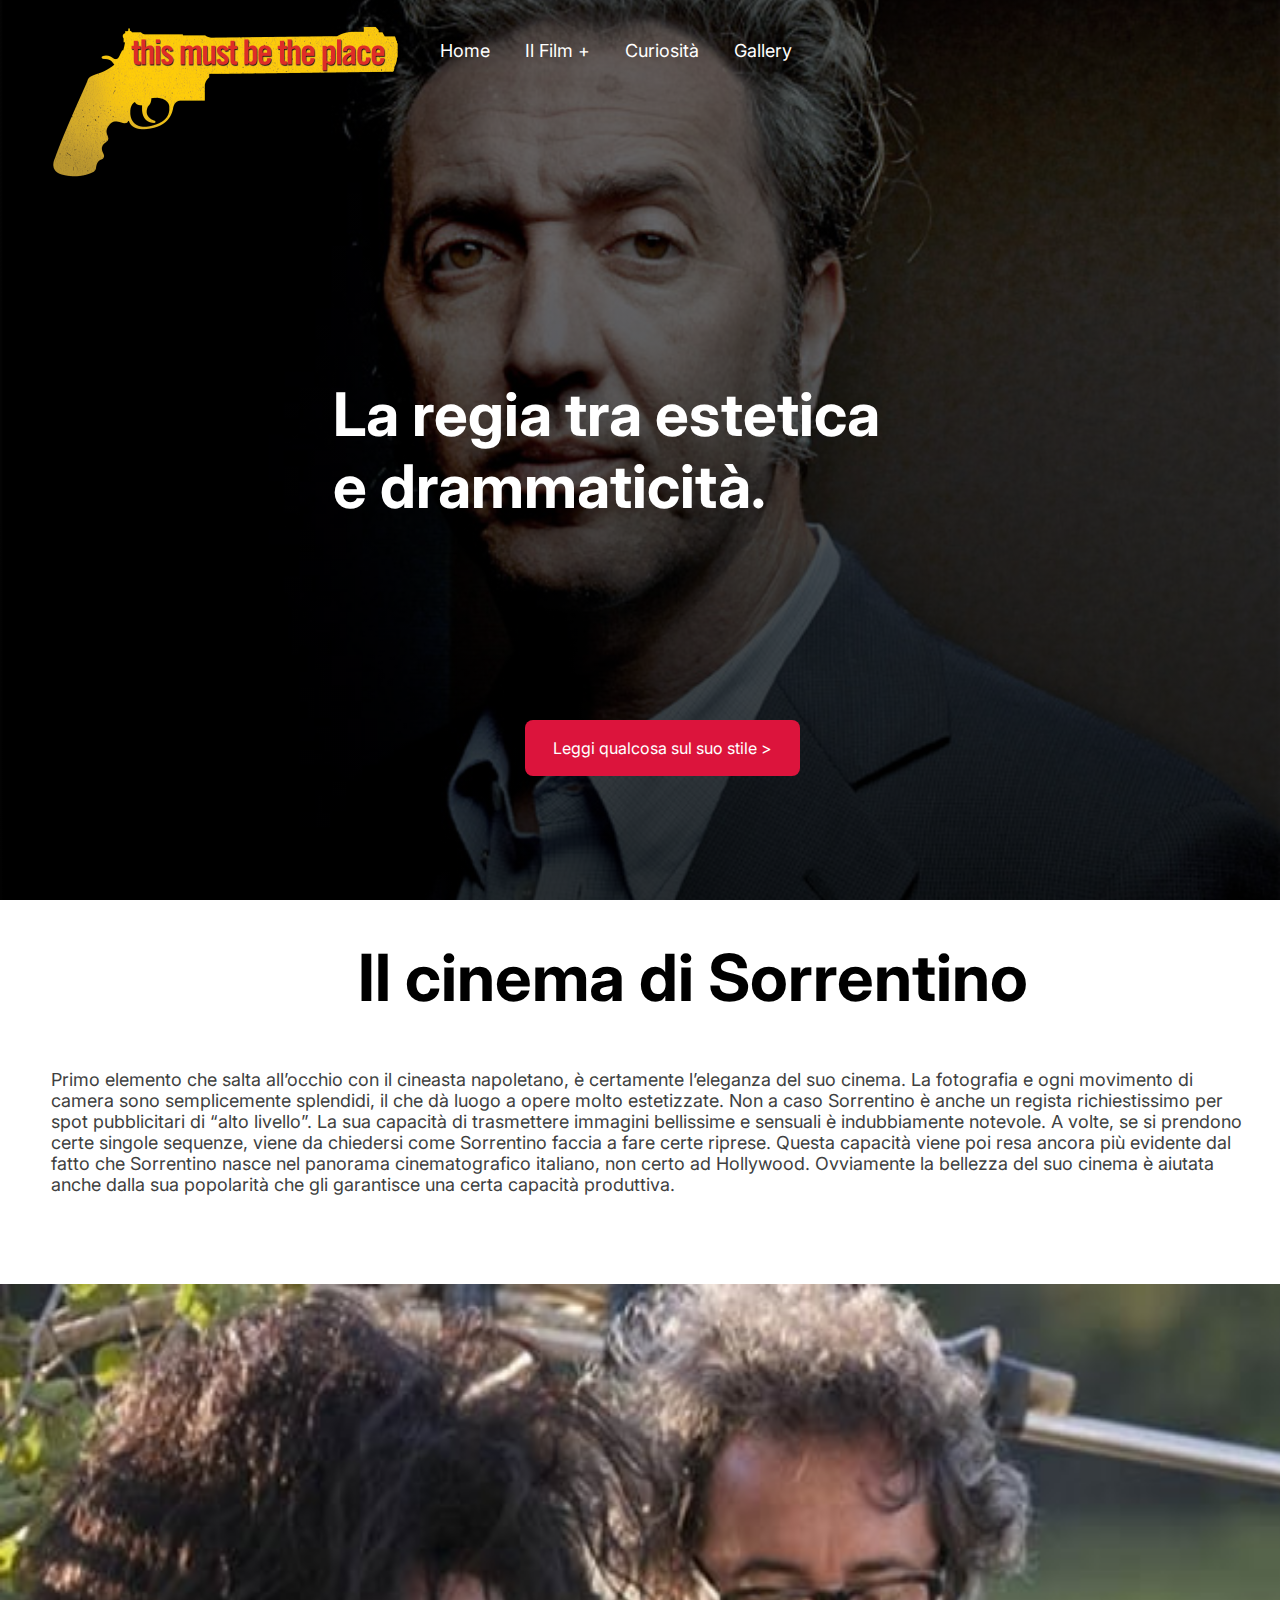
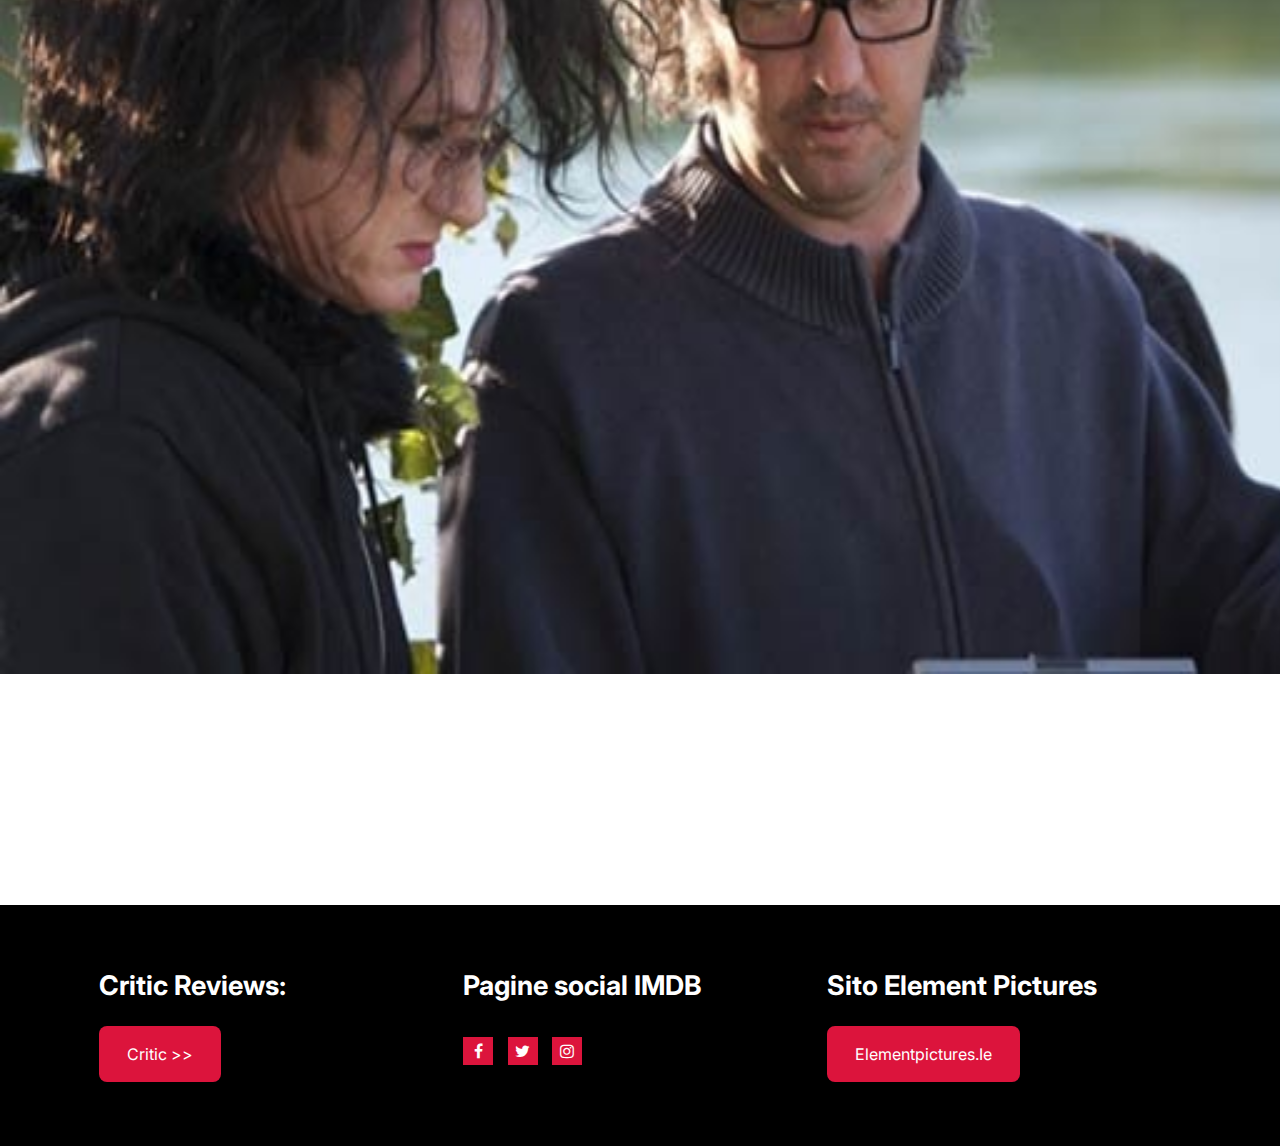
<file: Sito web/Regia.html>
<!DOCTYPE html>
<html lang="en">

<head>
  <meta charset="UTF-8">
  <meta name="viewport" content="width=device-width, initial-scale=1.0">
  <meta http-equiv="X-UA-Compatible" content="ie=edge">
  <title>This must be the place</title>
<link rel="stylesheet" href="lostile.css">
<link rel="preconnect" href="https://fonts.gstatic.com">
<link href="https://fonts.googleapis.com/css2?family=Inter:wght@500&display=swap" rel="stylesheet">
<link rel="stylesheet" href="https://cdnjs.cloudflare.com/ajax/libs/font-awesome/4.7.0/css/font-awesome.min.css">
</head>

<body>

<div class="header">
  <div class="logo">
    <a href="Index.html"> <img src="Img/logo3.png" alt=""> </a>
  </div>

<div class="menu">
      <ul>
      <li> <a href="Index.html">  Home  </a> </li>
    <li> <a> Il Film + </a>
    <div class="sub-menu">
      <ul>
        <li><a href="Descrizione.html">Descrizione </a></li>
         <li><a href="Ilcast.html">  Cast </a></li>
         <li><a href="Regia.html"> <span class= "colorerosso"> Regia </span> </a></li>
        <li><a href="Critica.html">  Critica</a></li>
        <li><a href="https://www.imdb.com/title/tt1440345/" target="_blank"> Sito IMDB </a></li>
       </ul>
</div>
</li>
    <li> <a href="curiosità.html">  Curiosità </a></li>
    <li> <a href="Gallery.html">  Gallery </a></li>
    </ul>

  </div>
</div>
<div class="heroregia">
<div class="hero__contentregia">
<h1 class="big-text2"> La regia tra estetica  <br> e drammaticità. </h1>
<div class="ctacentraleregia">
<a href="https://movieplayer.it/articoli/i-film-di-paolo-sorrentino-la-sua-poetica-in-10-punti_14574/" target= "_blank"> Leggi qualcosa sul suo stile > </a>
</div>
</div>
</div>

<h2 class= " trex11 trex12 big-text"> Il cinema di Sorrentino </h2>
<p class= " trex13 mtnegativo trex7 small-text"> Primo elemento che salta all’occhio con il cineasta napoletano, è certamente l’eleganza del suo cinema. La fotografia e ogni movimento di camera sono semplicemente splendidi, il che dà luogo a opere molto estetizzate. Non a caso Sorrentino è anche un regista richiestissimo per spot pubblicitari di “alto livello”. La sua capacità di trasmettere immagini bellissime e sensuali è indubbiamente notevole. A volte, se si prendono certe singole sequenze, viene da chiedersi come Sorrentino faccia a fare certe riprese. Questa capacità viene poi resa ancora più evidente dal fatto che Sorrentino nasce nel panorama cinematografico italiano, non certo ad Hollywood. Ovviamente la bellezza del suo cinema è aiutata anche dalla sua popolarità che gli garantisce una certa capacità produttiva. </p>
<div class= "img-regia trex6 ">
<img src="Img/bellifighi.jpg" alt="" >
</div>
<footer class="footerregia">
<div class="grigliacuriosità">
  <div class="column">
    <h4 class="link-text2"> Critic Reviews: </h4>
    <p> <a href=" https://www.imdb.com/title/tt1440345/criticreviews" class="button" target="_blank"> Critic >> </a> </p>
    </div>
    <div class="column">
      <h4 class="link-text2"> Pagine social IMDB </h4>
      <p><a href="https://www.facebook.com/imdb" class="fa fa-facebook" target="_blank"></a>
      <a href="https://twitter.com/IMDb" class="fa fa-twitter" target="_blank"></a>
      <a href="https://www.instagram.com/imdb/" class="fa fa-instagram" target="_blank"></a>
     </p>
    </div>
      <div class="column">
        <h4 class="link-text2"> Sito Element Pictures </h4>
        <p> <a href="https://elementpictures.ie/" class="button" target="_blank"> Elementpictures.Ie </a> </p>
        </div>
      </div>
    </footer>
</file>
<file: Sito web/lostile.css>
*{
  padding: 0;
  margin: 0;
  box-sizing: border-box;;
}

body{
  font-family: 'Inter', sans-serif; font-size: 16px;
}

a {
  text-decoration: none;
}
h1, h2, h3, h4, h5, h6, p {
color: black;

}
.big-text{font-size: 65px; font-weight: bold;}
.big-text2 {font-size: 60px;}
.big-text3 {font-size: 65px; font-weight: bold; margin-top: 55%;}
.mid-text{font-size: 40px;}
.mid-text2{font-size: 40px;font-weight: bold;}
.mid-text3{font-size: 40px;font-weight: bold; color: #403F3F; text-align:center;}
.normail-text{font-size: 20px; color: black;}
.small-text{font-size: 18px;  color: #403F3F;}
.intro-text{font-size: 20px;font-weight: bold; font-style: italic;}
.intro-text2{font-size: 30px;}
.intro-text3{font-size: 20px;}
.button{padding: 18px 28px;background: #DC143C ; color: white; display: inline-block; border-radius: 8px;}
.link-text{font-size: 18px; font-style: italic; color: red; padding: 2%;}
.link-text2{font-size: 27px; color: white; }
.link-text3{font-size: 27px; font-weight: bolder; color: #DC143C; text-align: center;}
.link-text3 a {
  color: #DC143C ;
  font-weight: bolder;
 }
/* ! helpers*/
.mt {margin-top: 20%;}
.trex {margin-top: 55%;}
.trex2 {margin-top: 100%;}
.trex3 { margin-top: 10%;}
.trex4{margin-bottom: 45px;}
.trex6 {margin-top: 5%;}
.trex7 {margin-left: 2%;}
.trex8 {margin-left: 100%;}
.trex9 {margin-top: 45%;}
.pad {padding:30px;}
.trex10 {padding: 5%;}
.trex11 {margin-left: 28%;}
.trex12 {margin-top: 3%;}
.mtnegativo {margin-top: 2%;}
.trex13 {padding: 2%;}
.trex14 {margin-left: 8%;}
.trex15 {margin-left: 37%;}
.trex16 {padding: 3%;}
.mtnegativo2 {margin-top: -10%;}
.trex16 {padding: 3%;}


/* ! Header */
.header{
width: 100%;
position:absolute;    /* ! Rimane fisso nel punto in cui l'abbiamo messo */
top:0;
left:0;
padding: 25px;
display: flex;    /* ! Very important perchè ti mette gli elements in orizzontale */
}

.menu{
width: 100%;
cursor: pointer;
font-size: 18px;
}
.menu li{display: inline-block;}  /*metti le cose del menu in orizzontale */
.menu li a{color: white; padding: 15px; display:block; border-radius: 8px;}

li.menu, li:hover {
background-color: #DC143C;
transition: .5s;
border-radius: 8px;
}
.sub-menu {
  display: none;
  border-radius: 8px;

}
.menu ul li:hover .sub-menu{
  display:block;
  position:absolute;
  background: black;
  margin-left: -15px;
  border-radius: 8px;

}
.colorerosso {
  color: #DC143C;
}


.hero{
  height:100vh;
 background:  linear-gradient(0deg, rgba(0,0,0,.8), rgba(0,0,0,0.6) 70.71%), url('Img/ciao34.jpg') no-repeat center center;
 display: flex;
 width: 100%;
 align-items: center;
 background-size: cover;
}
.hero__content {
  padding: 30px;
  width: 100%;
  max-width: 1920px;
  margin: 0 auto; /*per allinearlo al centro della pagina */
}
.ctacentralecuriosità {
position: absolute;
padding: 18px 28px;
background: #DC143C ;
color: white;
display: inline-block;
border-radius: 8px;
left: 42%;
top: 75%;
}
.ctacentrale {
position: absolute;
padding: 18px 28px;
background: #DC143C ;
color: white;
display: inline-block;
border-radius: 8px;
left: 42%;
top: 75%;
}
.ctacentrale2 {
position: absolute;
padding: 18px 28px;
background: #DC143C ;
color: white;
display: inline-block;
border-radius: 8px;
left: 42%;
top: 75%;
}

.ctacentrale a{color: white;}
.ctacentrale2 a{color: white;}
.hero__content h1,
.hero__content p{color: white;}


/* Si ricomincia a lavorare */
.poster{
display: flex;
height: 110%;
width: 100%;
align-items: center;
margin-top: 10%;
margin-bottom: 10%;
position:absolute;
}
.poster__img{
width: 60%;
height:100%;
padding:5%;
}
.poster__content{
width: 40%;
padding:10%;
margin-right: 45%;
}
.poster__content a,p {
  margin-top: 10%;
}
 /* N.B. Curiosità*/

 .herocuriosità {
  height:100vh;
  background:  linear-gradient(0deg, rgba(0,0,0,.8), rgba(0,0,0,0.6) 70.71%), url('Img/Newyork.jpg') no-repeat center center;
  display: flex;
  width: 100%;
  align-items: center;
  background-size: cover;
 }

.postercuriosità{
display: flex;
height: 100vh;
width: 100%;
align-items: center;
margin-bottom: 10%;
position:absolute;
}
.poster__imgcuriosità{
width: 40%;
height:100%;
margin-left: 10%;
}

.poster__contentcuriosità {
width: 60%;
padding:15%;
margin-bottom: 20%;
line-height: 120%;

}
.poster__contentcuriosità a,p {
  margin-top: 10%;
}

.footercuriosità{
background:#000000;
padding: 5% 5%;
margin-top: 141%;
width: 100%;
}
.grigliacuriosità {
display:flex;
max-width: 1920px;
padding: 0 30px;
margin: 0 auto;
}
.ctacentralecuriosità {
position: absolute;
padding: 18px 28px;
background: #DC143C ;
color: white;
display: inline-block;
border-radius: 8px;
left: 42%;
top: 75%;
}



/* Fine curiosità */

/* N.B. Il cast */

.herocast {
 height:100vh;
 background: linear-gradient(0deg, rgba(0,0,0,.8), rgba(0,0,0,0.6) 70.71%), url('Img/Cast.jpg') no-repeat center center;
 display: flex;
 width: 100%;
 align-items: center;
 background-size: cover;
}
.herocontentcast {
  padding: 10%;
  width: 100%;
  max-width: 1920px;
  margin-left: 20%;
  }
.herocontentcast h1 {color:white}

.row {
  display: flex;
  flex-wrap: wrap;
  padding: 0 5px;
}
.columncast {
  display: flex;
  padding: 0 5%;
  width: 100%;
  position:absolute;
}

.columncast img {
  margin-right: 1%;
  margin-left: 1%;
  width: 100%;
}


 .ctapersonaggi1 {
 position: absolute;
 padding: 18px 28px;
 background: #DC143C ;
 color: white;
 display: inline-block;
 border-radius: 8px;
 margin-left: 12%;
 margin-top: 20%;
 }
.ctapersonaggi1 a {
  color: white;
}
 .ctapersonaggi2 {
 position: absolute;
 padding: 18px 28px;
 background: #DC143C ;
 color: white;
 display: inline-block;
 border-radius: 8px;
 margin-left: 43%;
 margin-top: 20%;
 }

 .ctapersonaggi2 a {
   color: white;
 }
 .ctapersonaggi3 {
 position: absolute;
 padding: 18px 28px;
 background: #DC143C ;
 color: white;
 display: inline-block;
 border-radius: 8px;
 margin-left: 71%;
 margin-top: 24%;
 }

 .ctapersonaggi3 a {
   color: white;
 }

.ctapersonaggi4 {
 position: absolute;
 padding: 18px 28px;
 background: #DC143C ;
 color: white;
 display: inline-block;
 border-radius: 8px;
 margin-left: 14%;
 margin-top: 24%;
 }

 .ctapersonaggi4 a {
   color: white;
 }
 .ctapersonaggi5 {
  position: absolute;
  padding: 18px 28px;
  background: #DC143C ;
  color: white;
  display: inline-block;
  border-radius: 8px;
  margin-left: 45%;
  margin-top: 24%;
  }

  .ctapersonaggi5 a {
    color: white;
  }
  .ctapersonaggi6 {
   position: absolute;
   padding: 18px 28px;
   background: #DC143C ;
   color: white;
   display: inline-block;
   border-radius: 8px;
   margin-left: 73%;
   margin-top: 24%;
   }

   .ctapersonaggi6 a {
     color: white;
   }
   .footercast{
   background:#000000;
   padding: 5% 5%;
   width: 100%;
   margin-top: 45%;
   }
   .footercast h4{color: white;}
   .footercast a{color: white;}
   .grigliacast {
   display:flex;
   max-width: 1920px;
   padding: 0 30px;
   margin: 0 auto;
   }
/* Fine Cast */

/* Regia */
.heroregia {
  height:100vh;
 background:  linear-gradient(0deg, rgba(0,0,0,.8), rgba(0,0,0,0.6) 70.71%), url('Img/PaoloSorrentino.jpg') no-repeat center center;
 display: flex;
 width: 100%;
 align-items: center;
 background-size: cover;
}
.hero__contentregia {
  padding: 0;
  width: 100%;
  max-width: 1920px;
  margin: 0 auto; /*per allinearlo al centro della pagina */
  margin-left: 26%;
}
.ctacentraleregia {
position: absolute;
padding: 18px 28px;
background: #DC143C ;
color: white;
display: inline-block;
border-radius: 8px;
left: 41%;
top: 80%;
}

.ctacentraleregia a{color: white;}
.hero__contentregia h1,
.hero__contentregia p{color: white;}

.footerregia {
background:#000000;
padding: 5% 5%;
width: 100%;
margin-top: 18%;
}
.img-regia {
  display: flex;
  flex-wrap: wrap;
  height: 110vh;
  width: max-content;
}
.img-regia img {
  width: 1600px;
}

 /* Fine Regia */

 /* N.B. Descrizione */
 .herodescrizione {
  height:110vh;
  background:  linear-gradient(0deg, rgba(0,0,0,.8), rgba(0,0,0,0.6) 70.71%), url('Img/chitarra.jpg') no-repeat center center;
  display: flex;
  width: 100%;
  align-items: center;
  background-size: cover;
 }
 .hero__contentdescrizione {
   padding: 0;
   width: 100%;
   max-width: 1920px;
   margin: 0 auto; /*per allinearlo al centro della pagina */
   margin-left: 35%;

 }

 .hero__contentdescrizione h1,
 .hero__contentdescrizione p{color: white;}
.hero__contentdescrizione p {
  margin-right: 30%;
}
.ctacentraledescrizione {
position: absolute;
padding: 18px 28px;
background: #DC143C ;
color: white;
display: inline-block;
border-radius: 8px;
left: 37%;
top: 80%;
}
.ctacentraledescrizione a {
  color: white;
}
 .opzioni {
   padding: 5% 5%;
   width: 100%;
   margin-left: 5%;
   }
.opzioni h4 {
  color: black;

}
.opzioni p {

}

.footerdescrizione{
background:#000000;
padding: 5% 5%;
width: 100%;
margin-top: 5%;
}
.footerdescrizione h4{color: white;}
.footerdescrizione a{color: white;}
 /* Fine descrizione */

 /* Critica */

 .herocritica {
  height:110vh;
  background:  linear-gradient(0deg, rgba(0,0,0,.8), rgba(0,0,0,0.9) 70.71%), url('Img/bottiglia.jpg') no-repeat center center;
  display: flex;
  width: 100%;
  align-items: center;
  background-size: cover;
 }

 .ctacentralecritica {
 position: absolute;
 padding: 18px 28px;
 background: #DC143C ;
 color: white;
 display: inline-block;
 border-radius: 8px;
 left: 46%;
 top: 80%;
 }
 .ctacentralecritica a {
   color: white;
 }
 .hero__contentcritica{
   padding: 0;
   width: 100%;
   max-width: 1920px;
   margin: 0 auto; /*per allinearlo al centro della pagina */
   margin-left: 36%;

 }
 .hero__contentcritica h1,
 .hero__contentcritica p{color: white;}
 .hero__contentcritica p {
  margin-right: 30%;
 }
 .footercritica {
 background:#000000;
 padding: 5% 5%;
 margin-top: 15%;
 width: 100%;
 }
 .grigliacritica {
 display:flex;
 max-width: 1920px;
 padding: 0 30px;
 margin: 0 auto;

 }





/* Penultima sezione Homepage */

.testocover{
display:flex;
margin-top: 80%;
padding: 4% 0;
height: 110%;
width: 100%;
position: absolute;
}
.testocovertesto  {width:50%; padding: 1%; align-items: center; line-height: 130%; position: absolute; margin-left: 50%; }
.testocovertesto a{
margin-top: 5%;
}
.testocovertesto p{
  margin-top: 5%;
}
.testocovertesto h4{
margin-top: 8%;
}
.testocovertitolo {width: 50%; padding: 5%; align-items: center; display:flex;}

.testocovertitolo h3{color:black;}
.testocovertesto h4,p{color:black;}



.footer{
background:#000000;
padding: 5% 5%;
margin-top: 140%;
width: 100%;
}
.footer h4{color: white;}
.footer a{color: white;}

.griglia {
display:flex;
max-width: 1920px;
padding: 0 30px;
margin: 0 auto;
}
.griglia2 {
display:flex;
max-width: 1920px;
padding: 0 30px;
margin: 0 auto;
}

.column {
    flex:25%;
    max-width: 50%;
    padding: 0 5px;
  }
.column p {
  margin-top: 7%;
}


/* N.B. icone social, ho dovuto
fare così perchè con le immagini non funzionava*/

/* Ho dovuto mettere una libreria esterna, mi scusi
ma era l'unico metodo che avevo trovato,
così per fare le icone in quella maniera (metodo suggerito
dal sito stesso della W3C) */

.fa {
  padding: 6px;
  font-size: 25px;
  width: 30px;
  height: 28px;
  text-align: center;
  text-decoration: none;
  margin-top: 3%;
  }
.fa-facebook {
  background: #DC143C;
  color: white;
 text-align: center;
}
.fa-twitter {
  background: #DC143C;
  color: white;
 text-align: center;
 margin-left: 3%;
}
.fa-instagram {
  background: #DC143C;
  color: white;
 text-align: center;
 margin-left: 3%;
}

/* Media Query 1200px*/

@media only screen and (min-width: 1190px) and (max-width: 1439px) {

/* Sistemo curiosità */

.postercuriosità {
display: flex;
height: 100vh;
width: 100%;
align-items: center;
margin-bottom: 10%;
position:absolute;
}
.poster__imgcuriosità {
width: 40%;
height:100%;
margin-left: 5%;
}

.poster__contentcuriosità {
width: 60%;
padding:5%;
margin-bottom: 25%;
line-height: 120%;
margin-left: 20%
}
.poster__contentcuriosità a,p {

}
.footercuriosità {
background:#000000;
padding: 5% 5%;
margin-top: 170%;
width: 100%;
}

.grigliacuriosità {
display:flex;
max-width: 1920px;
padding: 0 30px;
margin: 0 auto;
}

.ctacentralecuriosità {
position: absolute;
padding: 18px 28px;
background: #DC143C ;
color: white;
display: inline-block;
border-radius: 8px;
left: 42%;
top: 75%;

 }

}


@media only screen and (min-width:1190px) {

/*Sistemo il cast */

.ctapersonaggi1 {
position: absolute;
padding: 18px 28px;
background: #DC143C ;
color: white;
display: inline-block;
border-radius: 8px;
margin-left: 16%;
margin-top: 40%;
}
.ctapersonaggi1 a {
 color: white;
}
.ctapersonaggi2 {
position: absolute;
padding: 18px 28px;
background: #DC143C ;
color: white;
display: inline-block;
border-radius: 8px;
margin-left: 47%;
margin-top: 40%;
}

.ctapersonaggi2 a {
  color: white;
}
.ctapersonaggi3 {
position: absolute;
padding: 18px 28px;
background: #DC143C ;
color: white;
display: inline-block;
border-radius: 8px;
margin-left: 75%;
margin-top: 40%;
}

.ctapersonaggi3 a {
  color: white;
}

.ctapersonaggi4 {
position: absolute;
padding: 18px 28px;
background: #DC143C ;
color: white;
display: inline-block;
border-radius: 8px;
margin-left: 14%;
margin-top: 40%;
}

.ctapersonaggi4 a {
  color: white;
}
.ctapersonaggi5 {
 position: absolute;
 padding: 18px 28px;
 background: #DC143C ;
 color: white;
 display: inline-block;
 border-radius: 8px;
 margin-left: 45%;
 margin-top: 40%;
 }

 .ctapersonaggi5 a {
   color: white;
 }
 .ctapersonaggi6 {
  position: absolute;
  padding: 18px 28px;
  background: #DC143C ;
  color: white;
  display: inline-block;
  border-radius: 8px;
  margin-left: 73%;
  margin-top: 40%;
  }

  .ctapersonaggi6 a {
    color: white;
  }
  .footercast{
  background:#000000;
  padding: 5% 5%;
  width: 100%;
  margin-top: 55%;
  }
  .footercast h4{color: white;}
  .footercast a{color: white;}
  .grigliacast {
  display:flex;
  max-width: 1920px;
  padding: 0 30px;
  margin: 0 auto;
  }

}

@media only screen and (max-width: 1190px) {
/*sistemo la Regia, l'immagine ha avuto problemi */

.footerregia {
background:#000000;
padding: 5% 5%;
width: 100%;
margin-top: 20%;
}
.img-regia {
  display: flex;
  flex-wrap: wrap;
  height: 110vh;
  width: max-content;
}
.img-regia img {
  width: 1200px;
}
.trex11 {margin-left: 20%;
}
}


/*Schermi Grossi */


@media only screen and (min-width: 1910px) {
 /* Sistemo la Home(Index) */

 .poster{
 display: flex;
 height: 80%;
 width: 100%;
 align-items: center;
 margin-top: 10%;
 margin-bottom: 10%;
 position:absolute;
 }
 .poster__img{
 width: 60%;
 height:110%;
 padding:7%;
 }
 .poster__content{
 width: 40%;
 padding:12%;
 margin-right: 35%;
 }
 .poster__content a,p {
   margin-top: 10%;
 }

.mid-text{font-size: 50px;}
.small-text{font-size: 23px;  color: #666;}
.button{padding: 20px 30px;background: #DC143C ; color: white; display: inline-block; border-radius: 8px;}

.testocover{
display:flex;
margin-top: 80%;
padding: 4% 0;
height: 110%;
width: 100%;
position: absolute;
}
.testocovertesto {
  width:50%;
  padding: 1%;
  align-items: center;
  line-height: 130%;
  position: absolute;
  margin-left: 50%;
}

.testocovertesto a{
margin-top: 5%;
}
.testocovertesto p{
  margin-top: 5%;
}
.testocovertesto h4{
margin-top: 12%;
}
.testocovertitolo {width: 50%; padding: 5%; align-items: center; display:flex;}

.testocovertitolo h3{color:black;}
.testocovertesto h4,p{color:black;}

}


@media only screen and (min-width: 1910px) {

/*Sistemo Curiosità */
.postercuriosità{
display: flex;
height: 80%;
width: 100%;
align-items: center;
margin-bottom: 10%;
position:absolute;
}
.poster__imgcuriosità{
width: 40%;
height:100%;
margin-left: 8%;
}

.poster__contentcuriosità {
width: 60%;
padding:7%;
line-height: 200%;
margin-left: 7%;
}
.poster__contentcuriosità a {
  margin-top: 10%;
}
.mid-text{font-size: 60px;}
.small-text{font-size: 23px;  color: #403F3F;}
.button{padding: 20px 30px;background: #DC143C ; color: white; display: inline-block; border-radius: 8px;}
}
.footercuriosità{
background:#000000;
padding: 5% 5%;
margin-top: 150%;
width: 100%;
}
.grigliacuriosità {
display:flex;
max-width: 1920px;
padding: 0 30px;
margin: 0 auto;
}

.ctacentralecuriosità {
position: absolute;
padding: 18px 28px;
background: #DC143C ;
color: white;
display: inline-block;
border-radius: 8px;
left: 44%;
top: 75%;
}
.ctacentralecuriosità a {
  color: white;
}



@media only screen and (min-width: 1910px) {

/*Sistemo Descrizione */

.herodescrizione {
 height:110vh;
 background:  linear-gradient(0deg, rgba(0,0,0,.8), rgba(0,0,0,0.6) 70.71%), url('Img/chitarra.jpg') no-repeat center center;
 display: flex;
 width: 100%;
 align-items: center;
 background-size: cover;
}
.hero__contentdescrizione {
  padding: 0;
  width: 100%;
  max-width: 1920px;
  margin: 0 auto; /*per allinearlo al centro della pagina */
  margin-left: 41%;

}

.hero__contentdescrizione h1,
.hero__contentdescrizione p{color: white;}
.hero__contentdescrizione p {
 margin-right: 30%;
}
.ctacentraledescrizione {
position: absolute;
padding: 18px 28px;
background: #DC143C ;
color: white;
display: inline-block;
border-radius: 8px;
left: 42%;
top: 78%;
}
.ctacentraledescrizione a {
 color: white;
}
.opzioni {
  padding: 4% 8%;
  width: 100%;
  margin-left: 5%;
  }
.opzioni h4 {
 color: black;

}
.opzioni p {

}
.trex14 {margin-left: 6%;}
.trex15 {margin-left: 40%;}

.griglia2 {
display:flex;
max-width: 1920px;
padding: 0 10px;
margin: 0 auto;
}
}
@media only screen and (min-width: 1910px) {
/*Sistemo Cast */
.row {
  display: flex;
  flex-wrap: wrap;
  padding: 0 5px;
}
.columncast {
  display: flex;
  padding: 0 5%;
  width: 100%;
  position:absolute;
}

.columncast img {
  margin-right: 1%;
  margin-left: 1%;
  width: 100%;
}


 .ctapersonaggi1 {
 position: absolute;
 padding: 25px 40px;
 background: #DC143C ;
 color: white;
 display: inline-block;
 border-radius: 8px;
 margin-left: 16%;
 margin-top: 34%;
 }
.ctapersonaggi1 a {
  color: white;
}
 .ctapersonaggi2 {
 position: absolute;
 padding: 25px 40px;
 background: #DC143C ;
 color: white;
 display: inline-block;
 border-radius: 8px;
 margin-left: 45%;
 margin-top: 34%;
 }

 .ctapersonaggi2 a {
   color: white;
 }
 .ctapersonaggi3 {
 position: absolute;
 padding: 25px 40px;
 background: #DC143C ;
 color: white;
 display: inline-block;
 border-radius: 8px;
 margin-left: 74%;
 margin-top: 34%;
 }

 .ctapersonaggi3 a {
   color: white;
 }

.ctapersonaggi4 {
 position: absolute;
 padding: 25px 40px;
 background: #DC143C ;
 color: white;
 display: inline-block;
 border-radius: 8px;
 margin-left: 16%;
 margin-top: 34%;
 }

 .ctapersonaggi4 a {
   color: white;
 }
 .ctapersonaggi5 {
  position: absolute;
  padding: 25px 40px;
  background: #DC143C ;
  color: white;
  display: inline-block;
  border-radius: 8px;
  margin-left: 45%;
  margin-top: 34%;
  }

  .ctapersonaggi5 a {
    color: white;
  }
  .ctapersonaggi6 {
   position: absolute;
   padding: 25px 40px;
   background: #DC143C ;
   color: white;
   display: inline-block;
   border-radius: 8px;
   margin-left: 74%;
   margin-top: 34%;
   }

   .ctapersonaggi6 a {
     color: white;
   }
   .herocontentcast {
     padding: 10%;
     width: 100%;
     max-width: 1920px;
     margin-left: 25%;
     }

.big-text{font-size: 70px; font-weight: bold;}
.ctacentrale2 {
position: absolute;
padding: 18px 28px;
background: #DC143C ;
color: white;
display: inline-block;
border-radius: 8px;
left: 44%;
top: 75%;
}
   }

@media only screen and (min-width: 1910px) {

/*Sistemo Regia */
.hero__contentregia {
  padding: 0;
  width: 100%;
  max-width: 1920px;
  margin: 0 auto; /*per allinearlo al centro della pagina */
  margin-left: 35%;
}
.big-text2 {font-size: 70px;}
.trex11 {margin-left: 30%;}

.img-regia img {
  width: 1920px;
}

.ctacentraleregia {
position: absolute;
padding: 18px 28px;
background: #DC143C ;
color: white;
display: inline-block;
border-radius: 8px;
left: 45%;
top: 77%;
}




}
@media only screen and (min-width: 1910px) {

/*Sistemo Critica */

.herocritica {
 height:110vh;
 background:  linear-gradient(0deg, rgba(0,0,0,.8), rgba(0,0,0,0.9) 70.71%), url('Img/bottiglia.jpg') no-repeat center center;
 display: flex;
 width: 100%;
 align-items: center;
 background-size: cover;
}

.ctacentralecritica {
position: absolute;
padding: 15px 40px;
background: #DC143C ;
color: white;
display: inline-block;
border-radius: 8px;
left: 49%;
top: 75%;
}
.ctacentralecritica a {
  color: white;
}
.hero__contentcritica{
  padding: 0;
  width: 100%;
  max-width: 1920px;
  margin: 0 auto; /*per allinearlo al centro della pagina */
  margin-left: 43%;
  line-height: 180%;
}
.hero__contentcritica h1,
.hero__contentcritica p{color: white;}
.hero__contentcritica p {
 margin-right: 30%;
}

.trex11 {margin-left: 33%;}
.trex10 {padding: 6%;}
.trex14 {margin-left: 4%;}
}

@media only screen and (min-width:1430px) {
/*Sistemo curiosità a questa definizione */

.postercuriosità {
display: flex;
height: 90%;
width: 100%;
align-items: center;
margin-bottom: 10%;
position:absolute;
}
.poster__imgcuriosità {
width: 40%;
height:100%;
margin-left: 5%;
}

.poster__contentcuriosità {
width: 60%;
padding:5%;
margin-bottom: 25%;
line-height: 120%;
margin-left: 20%
}





}
</file>
<file: Sito web/lostileGallery.css>
*{
  padding:0;
  margin: 0;
  box-sizing: border-box;
}

body{
  font-family: 'Inter', sans-serif; font-size: 16px;
}

a {
  text-decoration: none;
}
h1, h2, h3, h4, h5, h6, p {
color: black;
padding-bottom: 30px;
}
.big-text{font-size: 35px; font-weight: bold; margin-left: 5%; text-align: center;}
.mid-text{font-size: 45px; text-align: center;font-weight: bold;}
.normail-text{font-size: 20px; margin-left: 30%; margin-bottom: 10%;}
.small-text{font-size: 18px; font-style: italic; color: #9c9c9c;}
.intro-text{font-size: 20px;font-weight: bold;}
.button{padding: 18px 28px;background: #DC143C ; color: white; display: inline-block; border-radius: 6px;}
.link-text{font-size: 18px; font-style: italic; color: red; padding: 2%;}
.link-text2{font-size: 27px; color: white; }
.trex {margin-top: 150px;}
.trex2 {margin-top:100px;}
.trex3 { margin-top: 15px;}
.trex4{margin-bottom: 45px;}
.pad{padding:30px;}
.trex17 {margin-left: 45%;}
/* ! Header */
.header{
width: 100%;
position:absolute;    /* ! Rimane fisso nel punto in cui l'abbiamo messo */
top:0;
left:0;
padding: 25px;
display: flex;    /* ! Very important perchè ti mette gli elements in orizzontale */

}

.menu{
width: 100%;
cursor: pointer;
font-size: 18px;
}
.menu li{display: inline-block;}  /*metti le cose del menu in orizzontale */
.menu li a{color: white; padding: 15px; display:block; border-radius: 8px;}

li.menu, li:hover {
background-color: #DC143C;
transition: .5s;
border-radius: 8px;
}
.sub-menu {
  display: none;
  border-radius: 8px;

}
.menu ul li:hover .sub-menu{
  display:block;
  position:absolute;
  background: black;
  margin-left: -15px;
  border-radius: 8px;

}

.colorerosso {
  color: #DC143C;
}




.hero{
height:100vh;
background:  linear-gradient(0deg, rgba(0,0,0,.8), rgba(0,0,0,0.6) 70.71%), url('Img/Fotoherogallery.jpg') no-repeat center center;
 display: flex;
 width: 100%;
 align-items: center;
background-size: cover;
}
.hero__content {
  padding: 10%;
  width: 100%;
  max-width: 1920px;
  margin: 0 auto; /*per allinearlo al centro della pagina */

}
.ctacentrale {
position: absolute;
padding: 18px 28px;
background: #DC143C ;
color: white;
display: inline-block;
border-radius: 8px;
left: 42%;
top: 75%;
}


.ctacentrale a{color: white;}
.hero__content h1,h2,
.hero__content p{color: white;}

/* Griglia */

.griglia {
display:flex;
max-width:1920px;
padding: 0 30px;
margin: 0 auto;
margin-top: 90px;
}
.griglia .col {width: 100%;}


/*helpers*/

.mt-1{margin-top:25px;}
.mt-2{margin-top:50px;}
.mt-3{margin-top:75px;}
.mt-4{margin-top:4%;}
.mt-5{margin-top:170px; line-height: 25px;}
.mt6 {margin-top: 3%;}

.row {
  display: flex;
  flex-wrap: wrap;
  padding: 0 4px;
}

/* Creiamo delle colonne di dimensioni uguali una accanto all'altra */
.column {
  flex:25%;
  max-width: 50%;
  padding: 9px;
}

.column img {
  margin-right: 8px;
  margin-top: 9px;
  width: 100%;
}
.column p {
  margin-top: 7%;
}
.footer{
background:#000000;
padding: 5% 5%;
margin-top: 15%;
width: 100%;
}

.footer h4{color: white;}
.footer a{color: white;}

.grigliafooter {
display:flex;
max-width: 1920px;
padding: 0 30px;
margin: 0 auto;
}


/* N.B. icone social, ho dovuto
fare così perchè con le immagini non funzionava*/

/* Ho dovuto mettere anche una libreria esterna, mi scusi
ma era l'unico metodo che avevo trovato,
così per fare le icone in quella maniera (metodo suggerito
dal sito stesso della W3C )*/
.fa {
  padding: 6px;
  font-size: 25px;
  width: 30px;
  height: 28px;
  text-align: center;
  text-decoration: none;
  margin-top: 3%;
  }
.fa-facebook {
  background: #DC143C;
  color: white;
 text-align: center;
}
.fa-twitter {
  background: #DC143C;
  color: white;
 text-align: center;
 margin-left: 3%;
}
.fa-instagram {
  background: #DC143C;
  color: white;
 text-align: center;
 margin-left: 3%;
}
</file>
